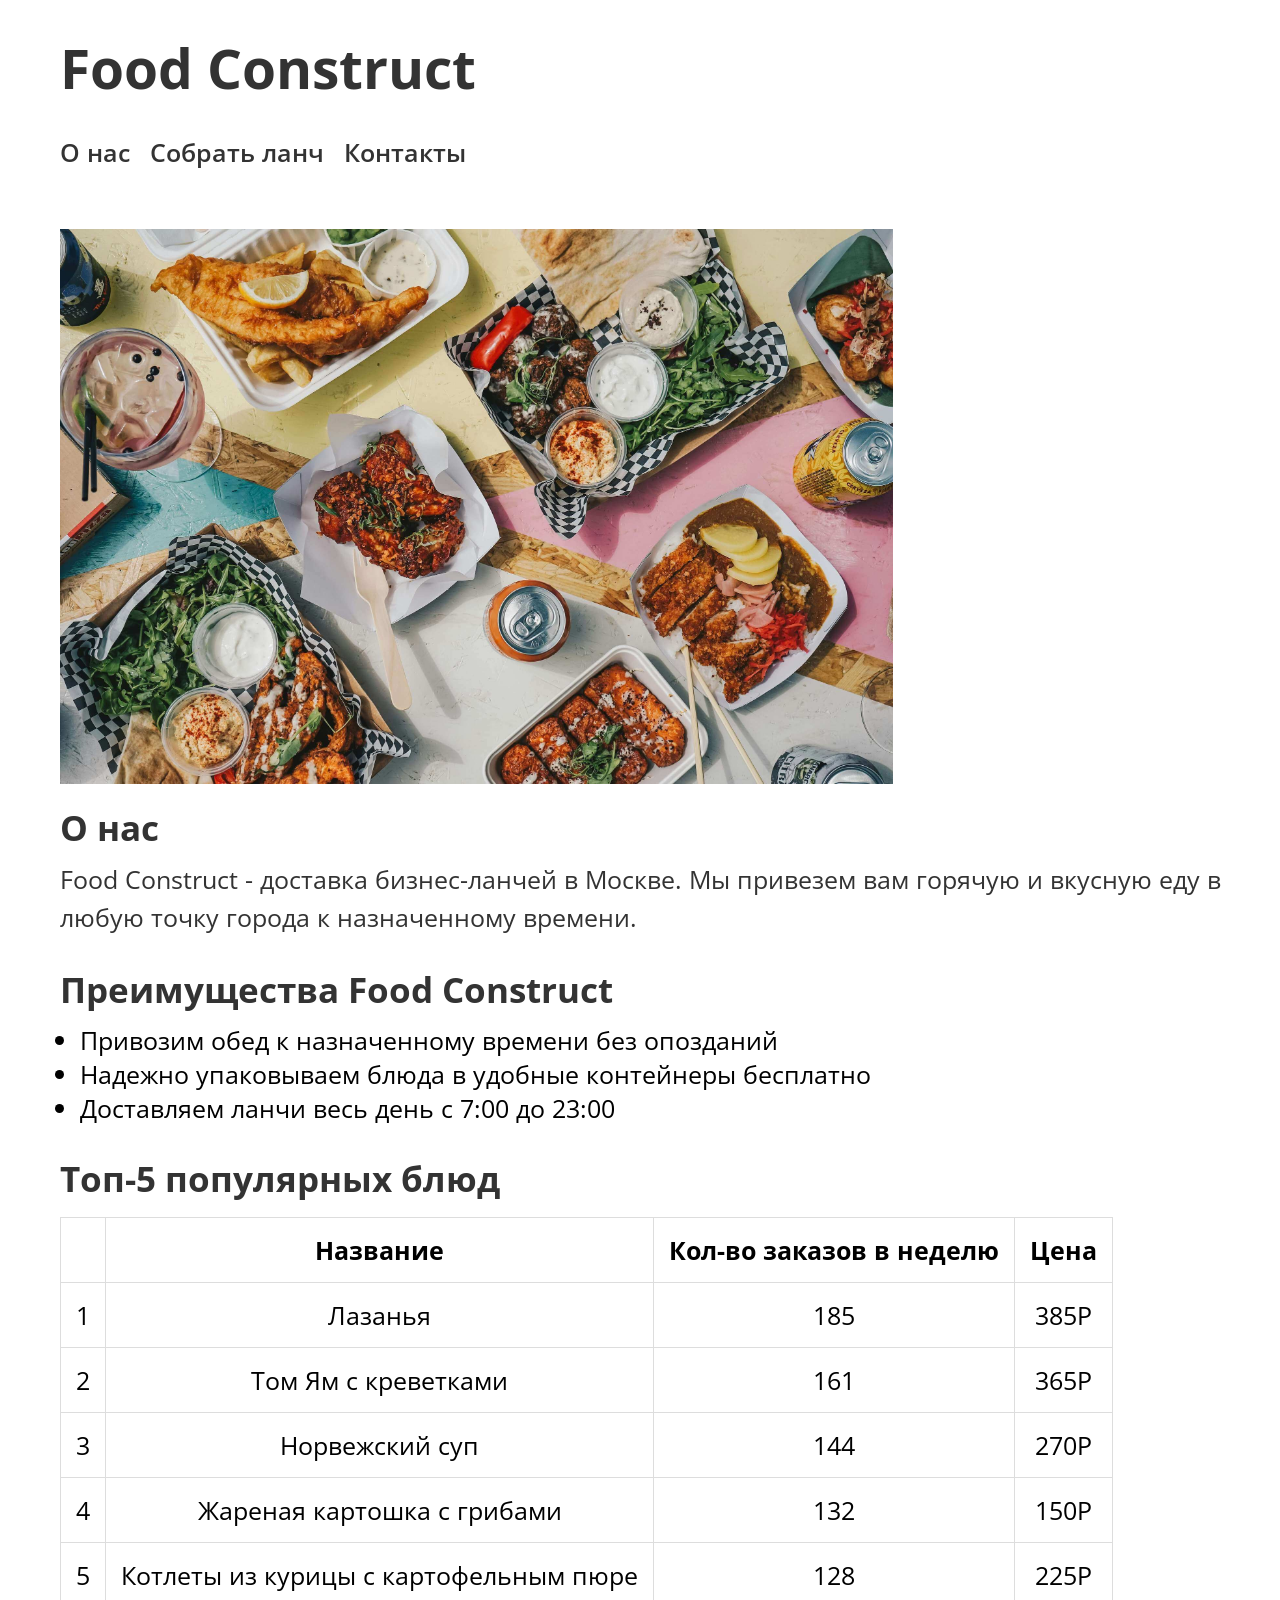
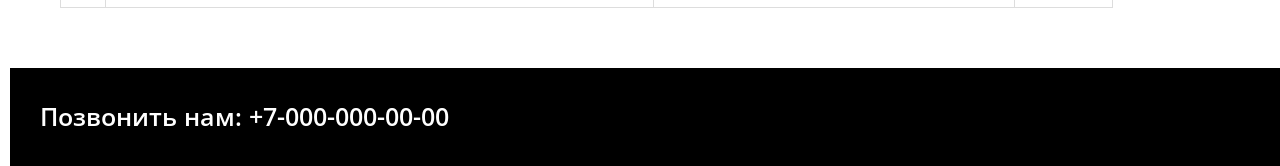
<file: index.html>
<!DOCTYPE html>
<html lang="ru">
<head>
    <meta charset="UTF-8">
    <meta name="viewport" content="width=device-width, initial-scale=1.0">
    <link href="https://fonts.googleapis.com/css2?family=Open+Sans:ital,wght@0,300..800;1,300..800&display=swap" rel="stylesheet">

    <link rel="stylesheet" href="style.css">
    <title>Food Construct</title>
</head>
<body>
    <header>
        <h1>Food Construct</h1>
        <nav>
            <a href="#about_us">О нас</a>
            <a href="#pack_lunch">Собрать ланч</a>
            <a href="#contacts">Контакты</a>
        </nav>
    </header>

    <main>
        <figure>
            <img src="lunch.jpg" alt="еда">
        </figure>
        <section id="about_us">
            <h2>О нас</h2>
            <p>Food Construct - доставка бизнес-ланчей в Москве. Мы привезем вам горячую и вкусную еду в любую точку города к назначенному времени.</p>
        </section>

        <section id="pros">
            <h2>Преимущества Food Construct</h2>
            <ul>
                <li>Привозим обед к назначенному времени без опозданий</li>
                <li>Надежно упаковываем блюда в удобные контейнеры бесплатно</li>
                <li>Доставляем ланчи весь день с 7:00 до 23:00</li>
            </ul>
        </section>

        <section id="top5">
            <h2>Топ-5 популярных блюд</h2>
            <table>
                <thead>
                    <tr>
                        <th></th>
                        <th>Название</th>
                        <th>Кол-во заказов в неделю</th>
                        <th>Цена</th>
                    </tr>
                </thead>
                <tbody>
                    <tr>
                        <td>1</td>
                        <td>Лазанья</td>
                        <td>185</td>
                        <td>385P</td>
                    </tr>
                    <tr>
                        <td>2</td>
                        <td>Том Ям с креветками</td>
                        <td>161</td>
                        <td>365P</td>
                    </tr>
                    <tr>
                        <td>3</td>
                        <td>Норвежский суп</td>
                        <td>144</td>
                        <td>270P</td>
                    </tr>
                    <tr>
                        <td>4</td>
                        <td>Жареная картошка с грибами</td>
                        <td>132</td>
                        <td>150P</td>
                    </tr>
                    <tr>
                        <td>5</td>
                        <td>Котлеты из курицы с картофельным пюре</td>
                        <td>128</td>
                        <td>225P</td>
                    </tr>
                </tbody>
            </table>
        </section>

    </main>

    <footer>
        <p id="contacts">Позвонить нам: +7-000-000-00-00</p>
    </footer>
</body>
</html>
</file>
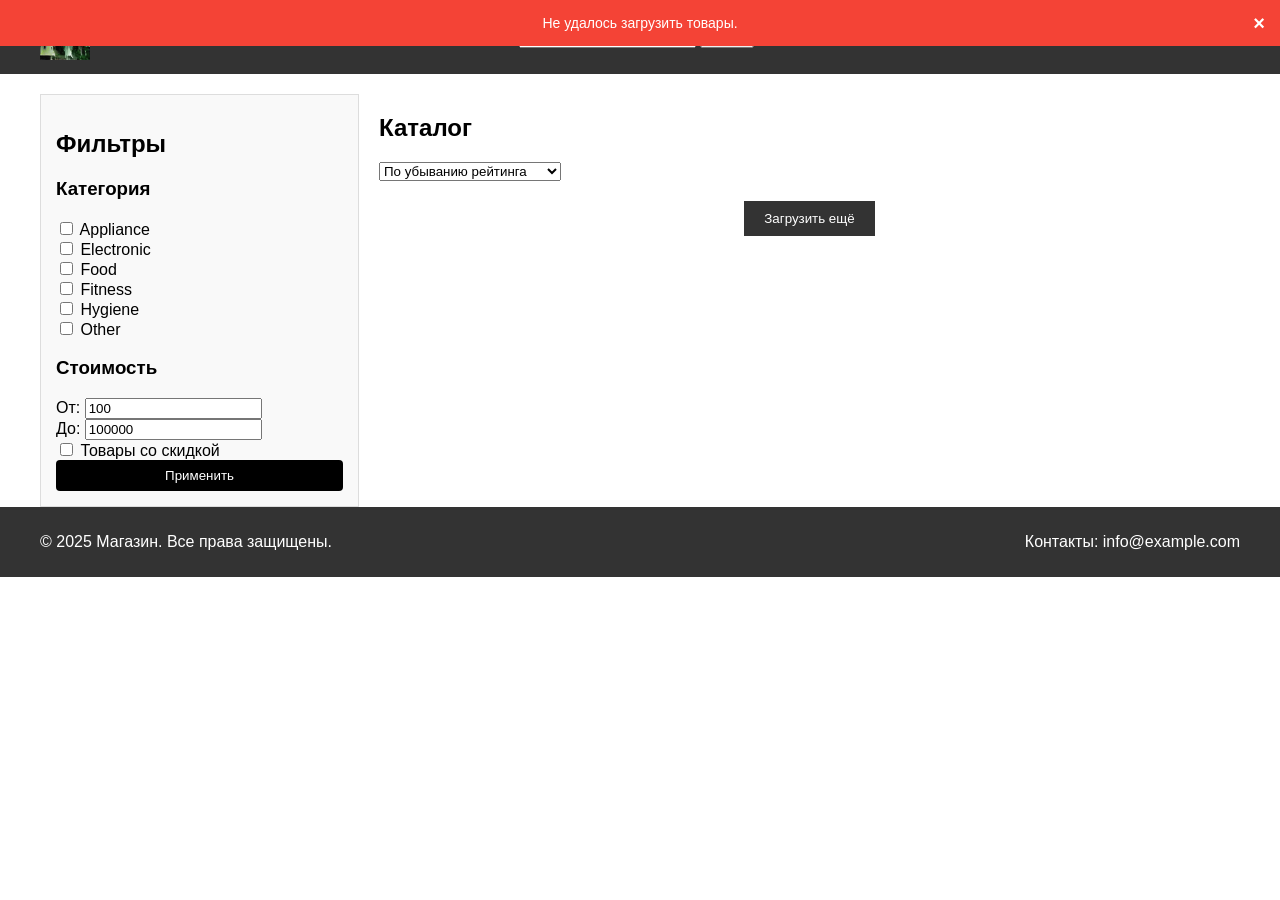
<file: project/index.html>
<!DOCTYPE html>
<html lang="ru">
<head>
    <meta charset="UTF-8">
    <meta name="viewport" content="width=device-width, initial-scale=1.0">
    <title>Главная страница интернет-магазина</title>
    <link rel="stylesheet" href="styles.css">
</head>
<body>
    <!-- Хедер -->
    <header class="header">
        <div class="container header-container">
            <div class="logo">
                <img src="logo.png" alt="Логотип" class="logo-img"> 
            </div>
            <nav class="header-links">
                <a href="index.html">Магазин</a>
            </nav>
            <div class="search">
                <input type="text" placeholder="Введите запрос" id="search-place">
                <button id="search-button">Найти</button>
                <div id="autocomplete-list" class="autocomplete-items"></div>
            </div>
            <div class="header-links">
                <nav class="header-links">
                    <a href="index.html" class="active">Каталог</a>
                    <a href="cart.html">Корзина</a>
                    <a href="personal_account.html">Личный кабинет</a>
                </nav>
            </div>
        </div>
    </header>

    <!-- Уведомления -->
    <div class="notifications" id="notifications"></div>

    <!-- Контент -->
    <main class="main-content">
        <div class="container main-container">
            <!-- Сайдбар -->
            <aside class="sidebar">
                <h2>Фильтры</h2>
                <form id="filters">
                    <!-- Категория -->
                    <div class="filter-section">
                        <h3>Категория</h3>
                        <label><input type="checkbox" name="category" value="appliances"> Appliance</label><br/>
                        <label><input type="checkbox" name="category" value="electronics"> Electronic</label><br/>
                        <label><input type="checkbox" name="category" value="food"> Food</label><br/>
                        <label><input type="checkbox" name="category" value="fitness"> Fitness</label><br/>
                        <label><input type="checkbox" name="category" value="hygiene"> Hygiene</label><br/>
                        <label><input type="checkbox" name="category" value="other"> Other</label>
                    </div>
                    <!-- Стоимость -->
                    <div class="filter-section">
                        <h3>Стоимость</h3>
                        <label>От: <input type="number" name="price_min" value="100"></label><br/>
                        <label>До: <input type="number" name="price_max" value="100000"></label>
                    </div>
                    <!-- Скидка -->
                    <div class="filter-section">
                        <label><input type="checkbox" name="sales-only"> Товары со скидкой</label>
                    </div>
                    <button type="submit" class="apply-button">Применить</button>
                </form>
            </aside>

            <!-- Каталог товаров -->
            <section class="catalog" id="catalog">
                <div class="catalog-header">
                    <h2>Каталог</h2>
                    <select id="sort-dropdown">
                        <option value="rating_desc">По убыванию рейтинга</option>
                        <option value="rating_asc">По возрастанию рейтинга</option>
                        <option value="price_desc">По убыванию цены</option>
                        <option value="price_asc">По возрастанию цены</option>
                    </select>
                </div>
                <div class="products-grid" id="products-container"></div>
                <button id="load-more" class="load-more">Загрузить ещё</button>
            </section>
        </div>
    </main>

    <!-- Футер -->
    <footer class="footer">
        <div class="container footer-container">
            <p>&copy; 2025 Магазин. Все права защищены.</p>
            <p>Контакты: info@example.com</p>
        </div>
    </footer>
    <script src="indexScript.js"></script>
</body>
</html>
</file>
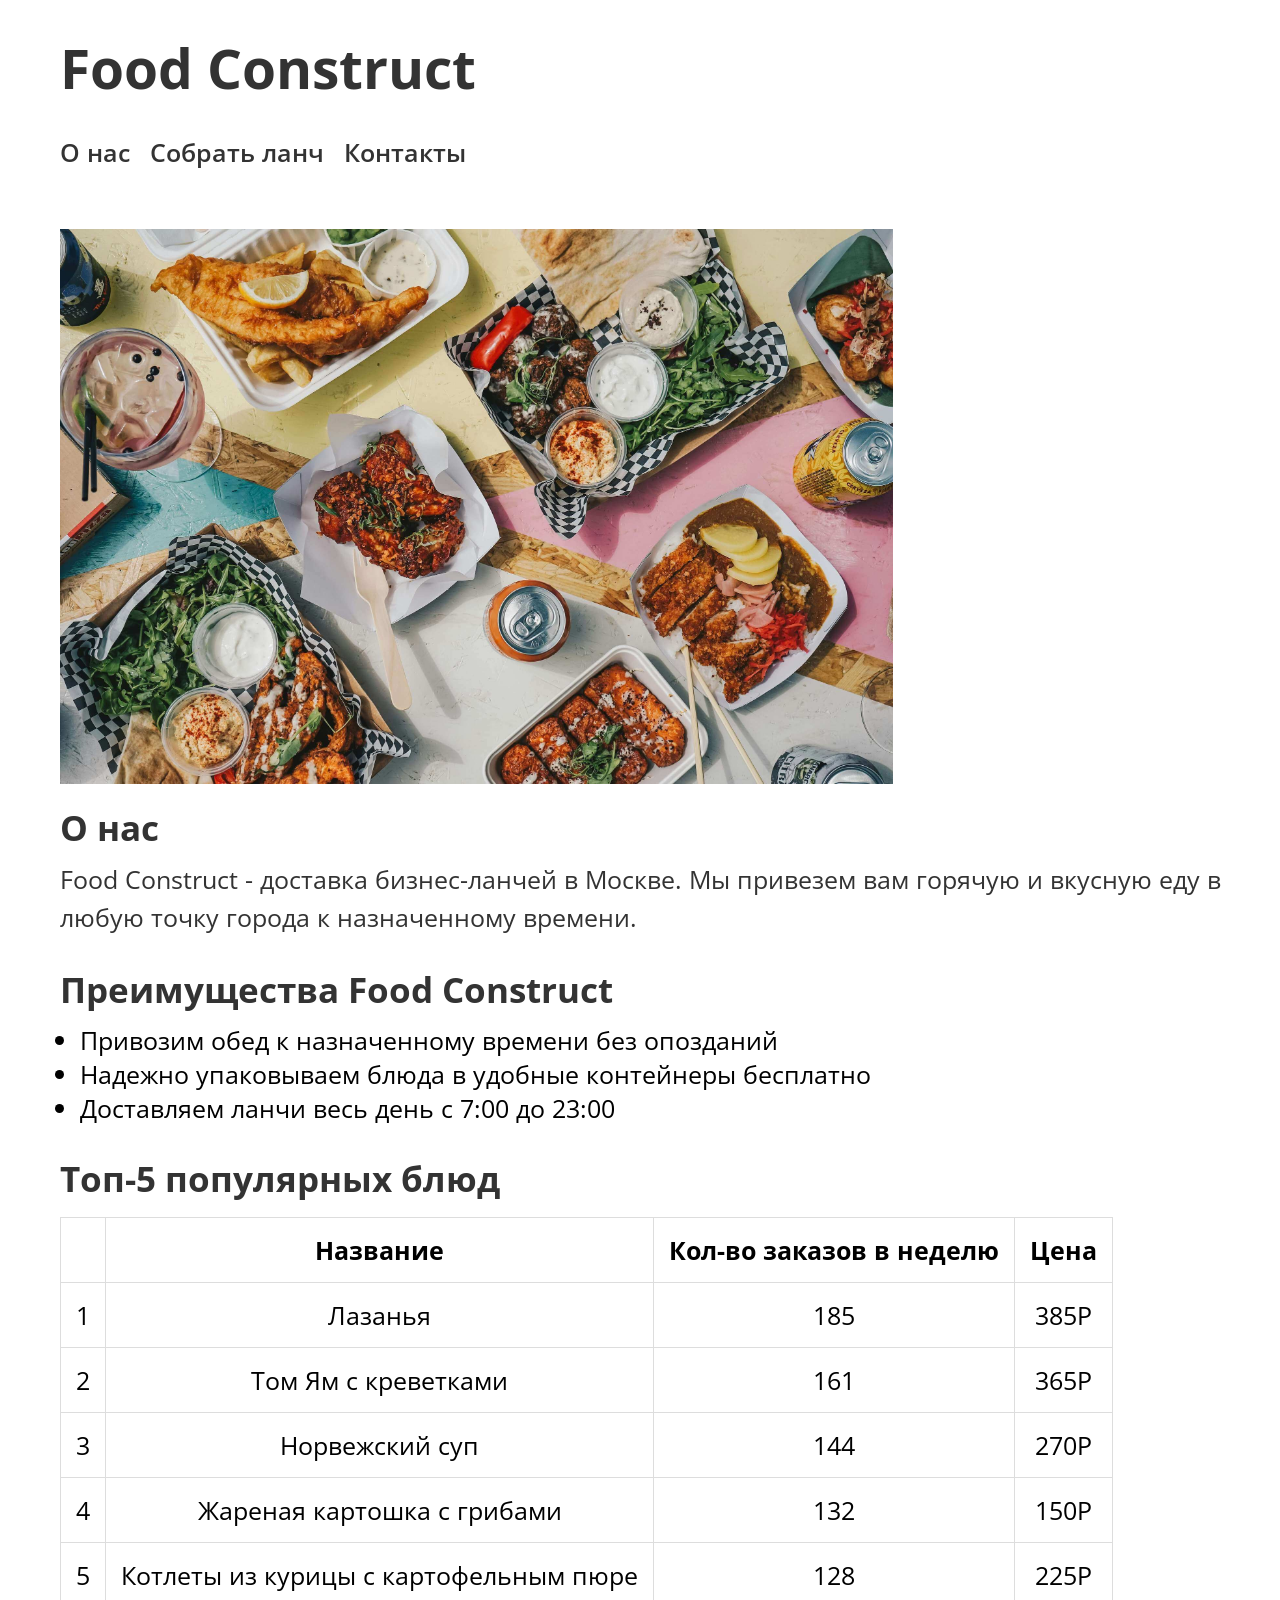
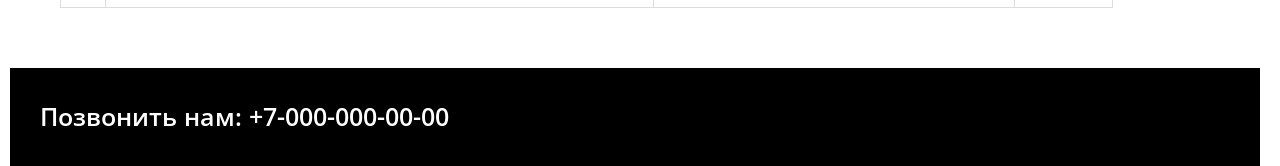
<file: labs/1/index.html>
<!DOCTYPE html>
<html lang="ru">
<head>
    <meta charset="UTF-8">
    <meta name="viewport" content="width=device-width, initial-scale=1.0">
    <link href="https://fonts.googleapis.com/css2?family=Open+Sans:ital,wght@0,300..800;1,300..800&display=swap" rel="stylesheet">

    <link rel="stylesheet" href="style.css">
    <title>Food Construct</title>
</head>
<body>
    <header>
        <h1>Food Construct</h1>
        <nav>
            <a href="#about_us">О нас</a>
            <a href="#pack_lunch">Собрать ланч</a>
            <a href="#contacts">Контакты</a>
        </nav>
    </header>

    <main>
        <figure>
            <img src="lunch.jpg" alt="еда">
        </figure>
        <section id="about_us">
            <h2>О нас</h2>
            <p>Food Construct - доставка бизнес-ланчей в Москве. Мы привезем вам горячую и вкусную еду в любую точку города к назначенному времени.</p>
        </section>

        <section id="pros">
            <h2>Преимущества Food Construct</h2>
            <ul>
                <li>Привозим обед к назначенному времени без опозданий</li>
                <li>Надежно упаковываем блюда в удобные контейнеры бесплатно</li>
                <li>Доставляем ланчи весь день с 7:00 до 23:00</li>
            </ul>
        </section>

        <section id="top5">
            <h2>Топ-5 популярных блюд</h2>
            <table>
                <thead>
                    <tr>
                        <th></th>
                        <th>Название</th>
                        <th>Кол-во заказов в неделю</th>
                        <th>Цена</th>
                    </tr>
                </thead>
                <tbody>
                    <tr>
                        <td>1</td>
                        <td>Лазанья</td>
                        <td>185</td>
                        <td>385P</td>
                    </tr>
                    <tr>
                        <td>2</td>
                        <td>Том Ям с креветками</td>
                        <td>161</td>
                        <td>365P</td>
                    </tr>
                    <tr>
                        <td>3</td>
                        <td>Норвежский суп</td>
                        <td>144</td>
                        <td>270P</td>
                    </tr>
                    <tr>
                        <td>4</td>
                        <td>Жареная картошка с грибами</td>
                        <td>132</td>
                        <td>150P</td>
                    </tr>
                    <tr>
                        <td>5</td>
                        <td>Котлеты из курицы с картофельным пюре</td>
                        <td>128</td>
                        <td>225P</td>
                    </tr>
                </tbody>
            </table>
        </section>

    </main>

    <footer>
        <p id="contacts">Позвонить нам: +7-000-000-00-00</p>
    </footer>
</body>
</html>
</file>
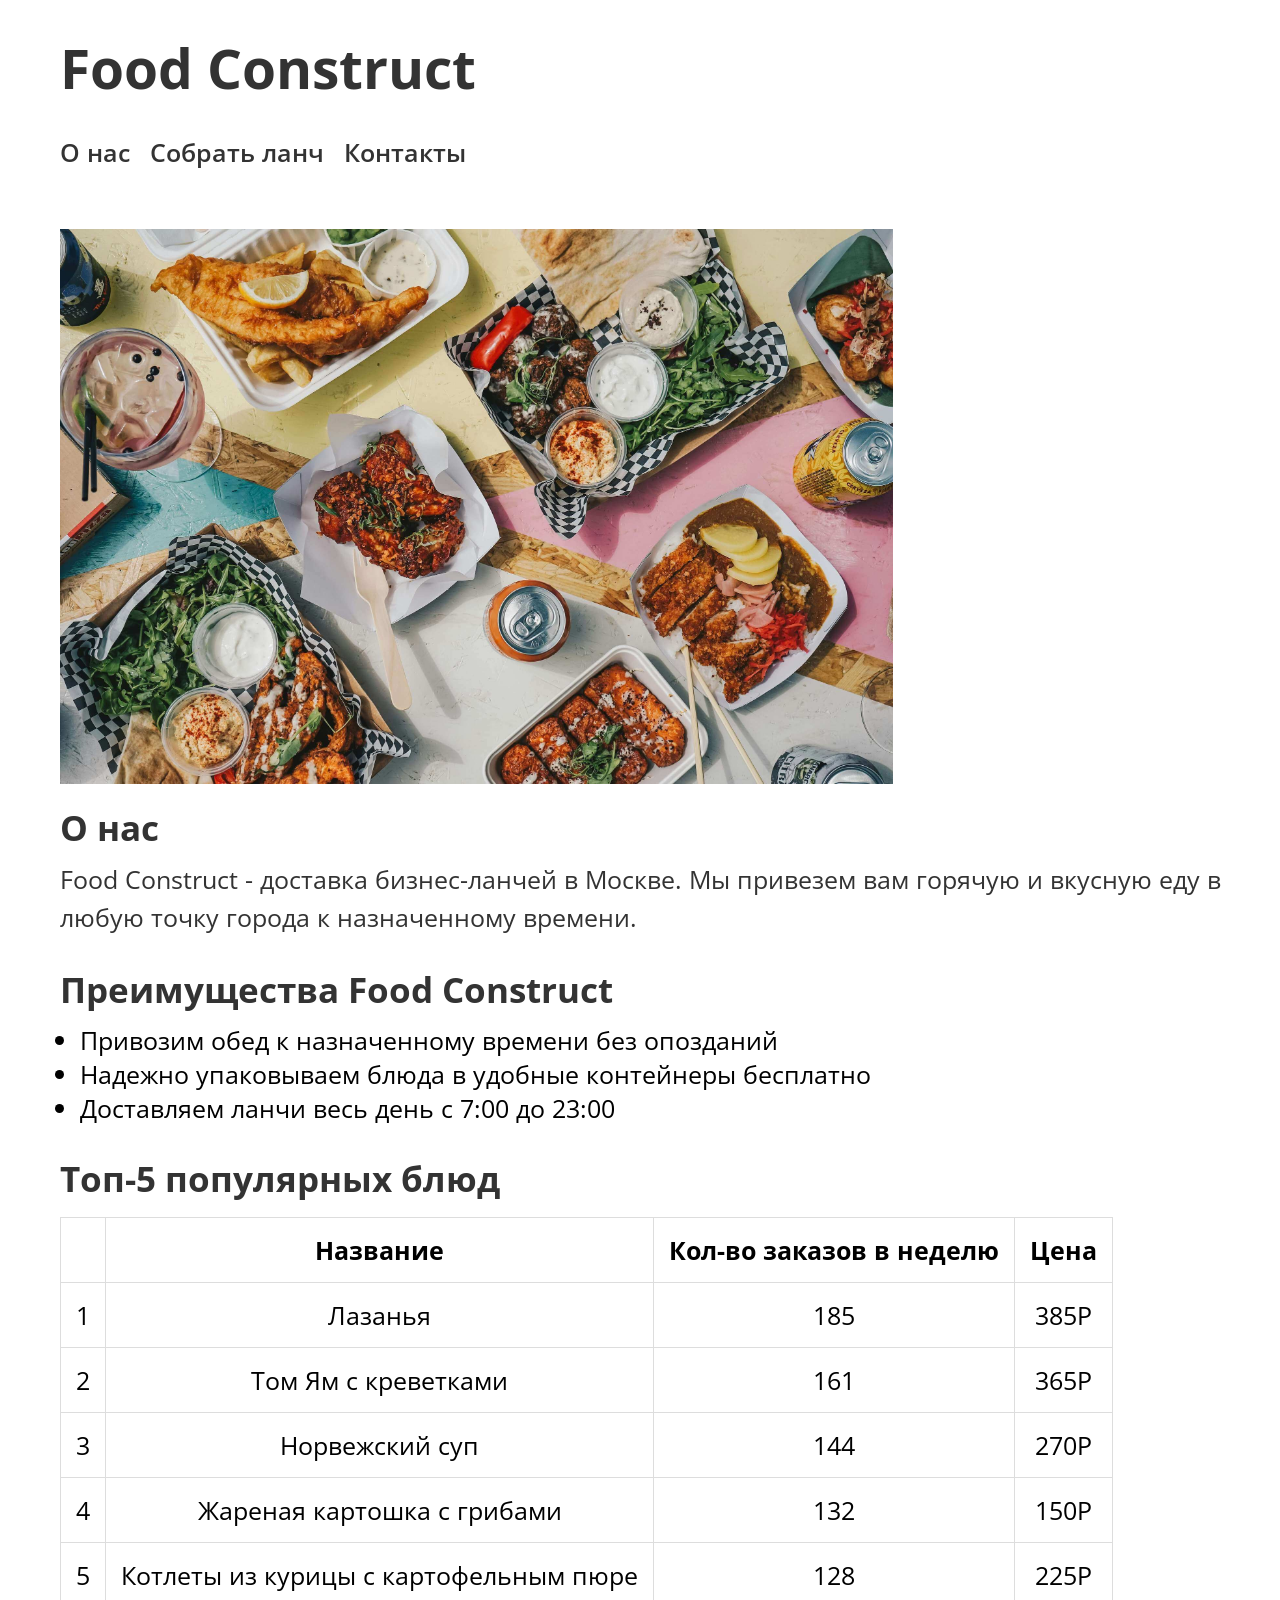
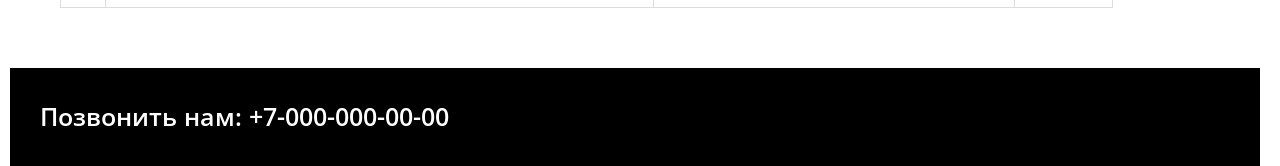
<file: labs/2/index.html>
<!DOCTYPE html>
<html lang="ru">
<head>
    <meta charset="UTF-8">
    <meta name="viewport" content="width=device-width, initial-scale=1.0">
    <link href="https://fonts.googleapis.com/css2?family=Open+Sans:ital,wght@0,300..800;1,300..800&display=swap" rel="stylesheet">
    <link rel="stylesheet" href="style.css">
    
    <title>Food Construct</title>
</head>
<body>
    <header>
        <h1>Food Construct</h1>
        <nav>
            <a href="#about_us">О нас</a>
            <a href="lunch.html">Собрать ланч</a>
            <a href="#contacts">Контакты</a>
        </nav>
    </header>

    <main>
        <figure>
            <img src="lunch.jpg" alt="еда">
        </figure>
        <section id="about_us">
            <h2>О нас</h2>
            <p>Food Construct - доставка бизнес-ланчей в Москве. Мы привезем вам горячую и вкусную еду в любую точку города к назначенному времени.</p>
        </section>

        <section id="pros">
            <h2>Преимущества Food Construct</h2>
            <ul>
                <li>Привозим обед к назначенному времени без опозданий</li>
                <li>Надежно упаковываем блюда в удобные контейнеры бесплатно</li>
                <li>Доставляем ланчи весь день с 7:00 до 23:00</li>
            </ul>
        </section>

        <section id="top5">
            <h2>Топ-5 популярных блюд</h2>
            <table>
                <thead>
                    <tr>
                        <th></th>
                        <th>Название</th>
                        <th>Кол-во заказов в неделю</th>
                        <th>Цена</th>
                    </tr>
                </thead>
                <tbody>
                    <tr>
                        <td>1</td>
                        <td>Лазанья</td>
                        <td>185</td>
                        <td>385P</td>
                    </tr>
                    <tr>
                        <td>2</td>
                        <td>Том Ям с креветками</td>
                        <td>161</td>
                        <td>365P</td>
                    </tr>
                    <tr>
                        <td>3</td>
                        <td>Норвежский суп</td>
                        <td>144</td>
                        <td>270P</td>
                    </tr>
                    <tr>
                        <td>4</td>
                        <td>Жареная картошка с грибами</td>
                        <td>132</td>
                        <td>150P</td>
                    </tr>
                    <tr>
                        <td>5</td>
                        <td>Котлеты из курицы с картофельным пюре</td>
                        <td>128</td>
                        <td>225P</td>
                    </tr>
                </tbody>
            </table>
        </section>

    </main>

    <footer>
        <p id="contacts">Позвонить нам: +7-000-000-00-00</p>
    </footer>
</body>
</html>
</file>
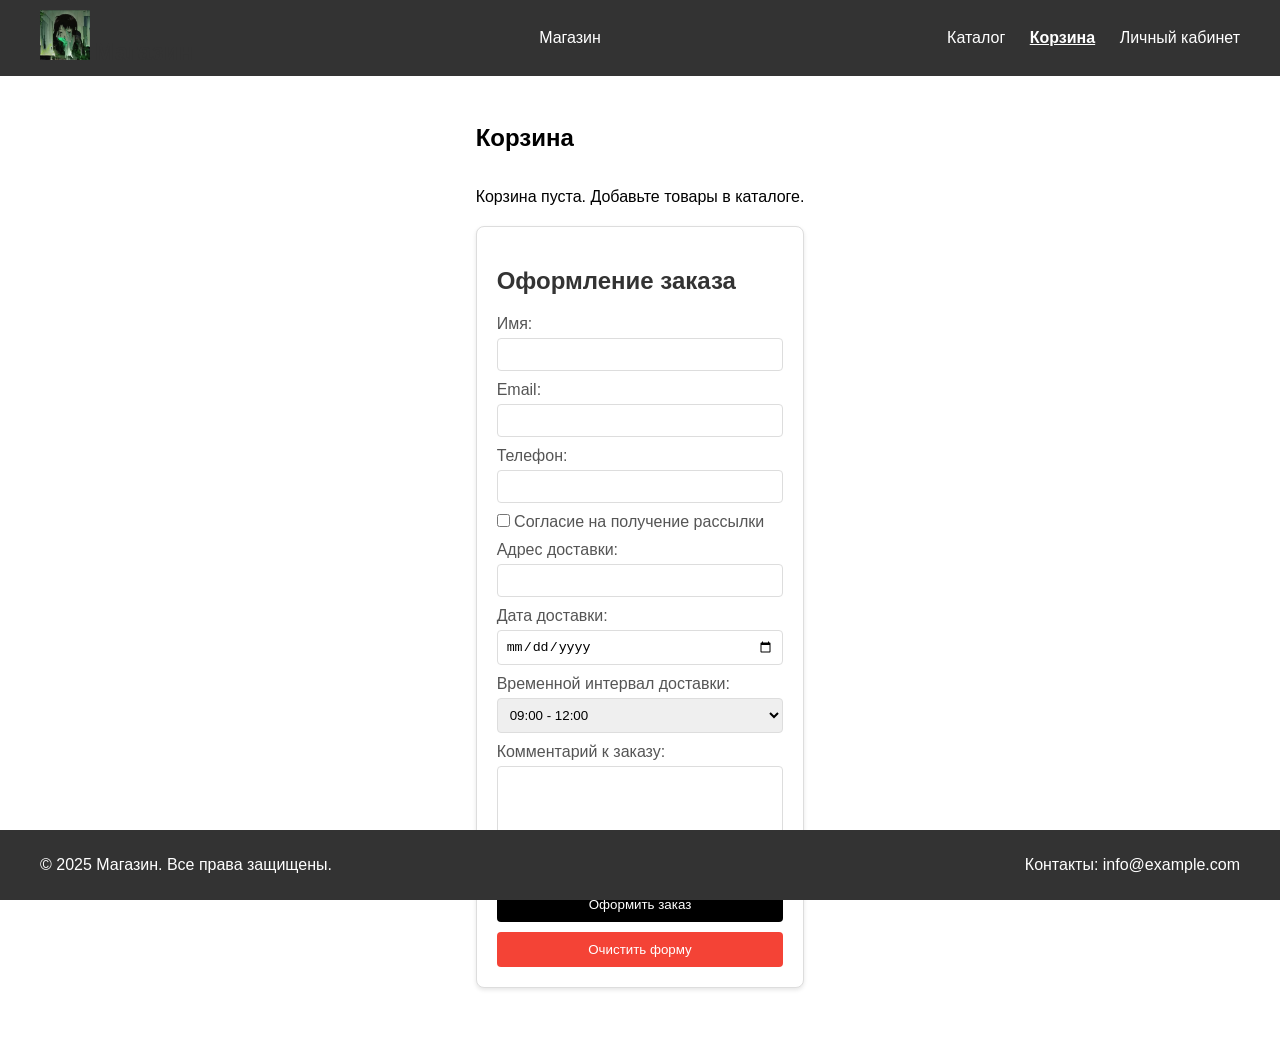
<file: project/cart.html>
<!DOCTYPE html>
<html lang="en">
<head>
    <meta charset="UTF-8">
    <meta name="viewport" content="width=device-width, initial-scale=1.0">
    <title>Корзина</title>
    <link rel="stylesheet" href="styles.css">
    <link rel="stylesheet" href="cart.css">
</head>
<body>
    <!-- Хедер -->
    <header class="header">
        <div class="container header-container">
            <div class="logo">
                <img src="logo.png" alt="Логотип" class="logo-img"> 
                <span>Магазин</span>
            </div>
            <nav class="header-links">
                <a href="index.html">Магазин</a>
            </nav>
            <nav class="header-links">
                <a href="index.html">Каталог</a>
                <a href="cart.html" class="active">Корзина</a>
                <a href="personal_account.html">Личный кабинет</a>
            </nav>
        </div>
    </header>

    <div class="notifications-area" id="notifications-area"></div>

    <!-- Контент -->
    <div class="container">
        <section class="cart-content">
            <h1>Корзина</h1>
            <div class="cart-grid" id="cart-grid"></div>
            <div class="empty-cart" id="empty-cart">
                <p>Корзина пуста. Добавьте товары в каталоге.</p>
              </div>
        </section>
        <section class="checkout-form">
            <h2>Оформление заказа</h2>
            <form id="checkout">
              <label for="name">Имя:</label>
              <input type="text" id="name" name="name" required>
      
              <label for="email">Email:</label>
              <input type="email" id="email" name="email" required>
      
              <label for="phone">Телефон:</label>
              <input type="text" id="phone" name="phone" required>
      
              <label for="subscribe" class="checkbox-label">
                <input type="checkbox" id="subscribe" name="subscribe">
                Согласие на получение рассылки
              </label>
      
              <label for="address">Адрес доставки:</label>
              <input type="text" id="address" name="address" required>
      
              <label for="delivery-date">Дата доставки:</label>
              <input type="date" id="delivery-date" name="delivery-date" required>
      
              <label for="delivery-time">Временной интервал доставки:</label>
              <select id="delivery-time" name="delivery-time" required>
                <option value="9-12">09:00 - 12:00</option>
                <option value="12-15">12:00 - 15:00</option>
                <option value="15-18">15:00 - 18:00</option>
                <option value="18-22">18:00 - 22:00</option> 
              </select>
      
              <label for="comment">Комментарий к заказу:</label>
              <textarea id="comment" name="comment" rows="4"></textarea>
      
              <div class="total-sum">
                <strong>Общая сумма:</strong>
                <span id="total-sum">0 ₽</span>
              </div>
      
              <button type="submit">Оформить заказ</button>
              <button type="reset" class="reset-button">Очистить форму</button>
            </form>
          </section>
        </div>
    </main>

    <!-- Футер -->
    <footer class="footer">
        <div class="container footer-container">
            <p>&copy; 2025 Магазин. Все права защищены.</p>
            <p>Контакты: info@example.com</p>
        </div>
    </footer>
    <script src="cartScript.js"></script>
</body>
</html>
</file>
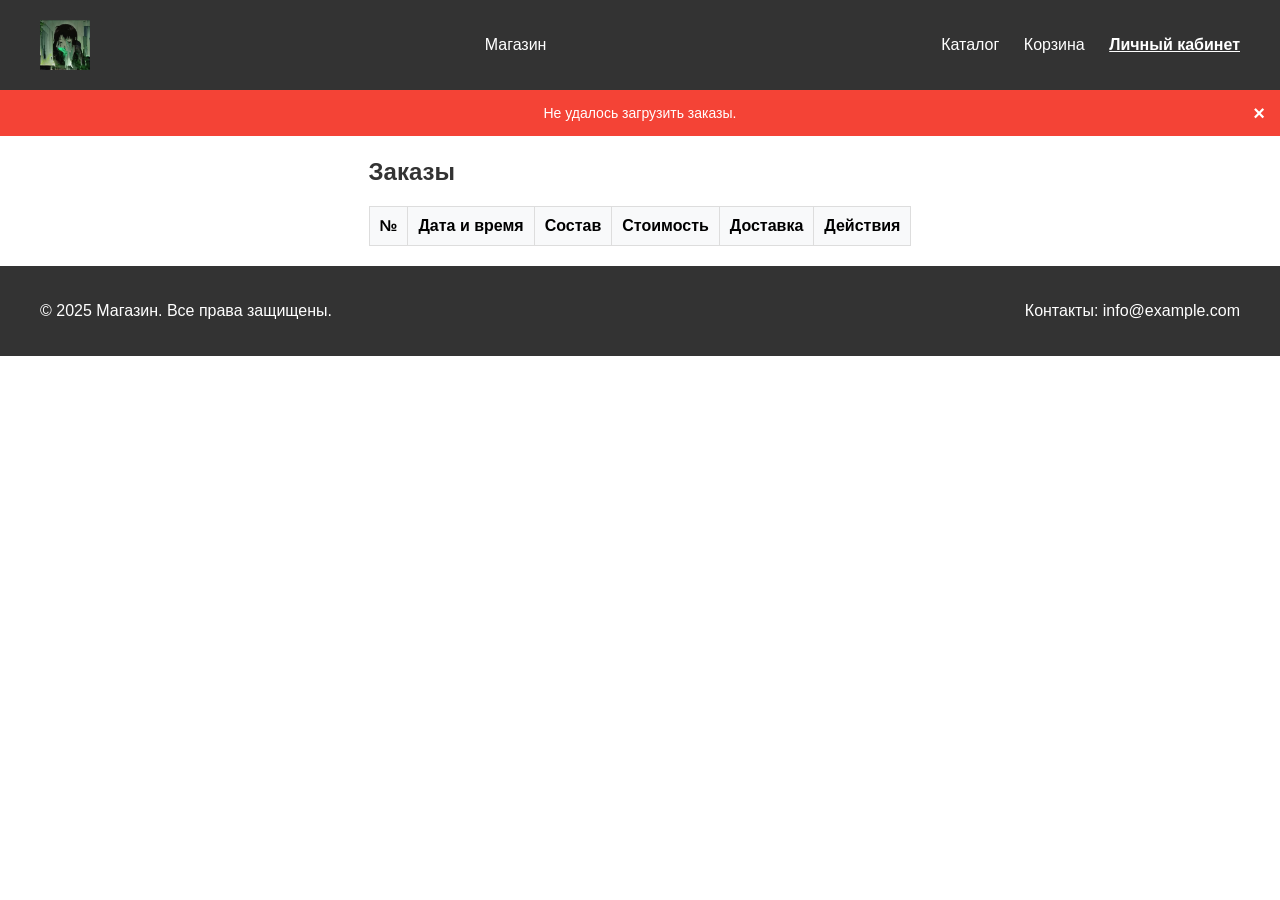
<file: project/personal_account.html>
<!DOCTYPE html>
<html lang="en">
<head>
    <meta charset="UTF-8">
    <meta name="viewport" content="width=device-width, initial-scale=1.0">
    <title>Личный кабинет</title>
    <link rel="stylesheet" href="styles.css">
	<link rel="stylesheet" href="personal_account.css">
</head>
<body>
    <!-- Хедер -->
    <header class="header">
        <div class="container header-container">
            <div class="logo">
                <img src="logo.png" alt="Логотип" class="logo-img"> 
            </div>
            <nav class="header-links">
                <a href="index.html">Магазин</a>
            </nav>
            <nav class="header-links">
                <a href="index.html">Каталог</a>
                <a href="cart.html">Корзина</a>
                <a href="personal_account.html" class="active">Личный кабинет</a>
            </nav>
        </div>
    </header>

    <div class="notifications-area" id="notifications-area"></div>

    <main class="container">
        <section class="orders">
          <h2>Заказы</h2>
          <table class="orders-table">
            <thead>
              <tr>
                <th>№</th>
                <th>Дата и время</th>
                <th>Состав</th>
                <th>Стоимость</th>
                <th>Доставка</th>
                <th>Действия</th>
              </tr>
            </thead>
            <tbody id="orders-body">
            </tbody>
          </table>
        </section>
    
        <div class="modal" id="edit-modal">
          <div class="modal-content">
            <span class="close-btn">&times;</span>
            <h3>Редактирование заказа</h3>
            <form id="edit-form">
              <label for="edit-name">Имя:</label>
              <input type="text" id="edit-name" name="name" required>
    
              <label for="edit-email">Email:</label>
              <input type="email" id="edit-email" name="email" required>
    
              <label for="edit-phone">Телефон:</label>
              <input type="text" id="edit-phone" name="phone" required>
    
              <label for="edit-address">Адрес доставки:</label>
              <input type="text" id="edit-address" name="address" required>
    
              <label for="edit-delivery-date">Дата доставки:</label>
              <input type="date" id="edit-delivery-date" name="delivery-date" required>
    
              <label for="edit-delivery-time">Временной интервал доставки:</label>
              <select id="edit-delivery-time" name="delivery-time" required>
                <option value="08:00-12:00">08:00 - 12:00</option>
                <option value="12:00-14:00">12:00 - 14:00</option>
                <option value="14:00-18:00">14:00 - 18:00</option>
                <option value="18:00-22:00">18:00 - 22:00</option> 
              </select>
    
              <label for="edit-comment">Комментарий к заказу:</label>
              <textarea id="edit-comment" name="comment" rows="4"></textarea>
              <label for="edit-goods">Состав заказа:</label>
              <div id="edit-goods">
              </div>
    
              <button type="submit" class="full-width-btn">Сохранить</button>
              <button type="button" class="cancel-btn full-width-btn">Отмена</button>
            </form>
          </div>
        </div>  
    
        <div class="modal" id="view-modal">
          <div class="modal-content">
            <span class="close-btn">&times;</span>
            <div id="view-content"></div>
            <button class="close-btn-full">Закрыть</button>
          </div>
        </div>
    
        <div class="modal" id="delete-modal">
          <div class="modal-content">
            <span class="close-btn">&times;</span>
            <h3>Удаление заказа</h3>
            <p>Вы уверены, что хотите удалить заказ?</p>
            <button class="confirm-btn">Да</button>
            <button class="cancel-btn">Нет</button>
          </div>
        </div>
      </main>

      <footer class="footer">
        <div class="container footer-container">
            <p>&copy; 2025 Магазин. Все права защищены.</p>
            <p>Контакты: info@example.com</p>
        </div>
    </footer>
    <script src="personal_accountScript.js"></script>
</body>
</html>
</file>
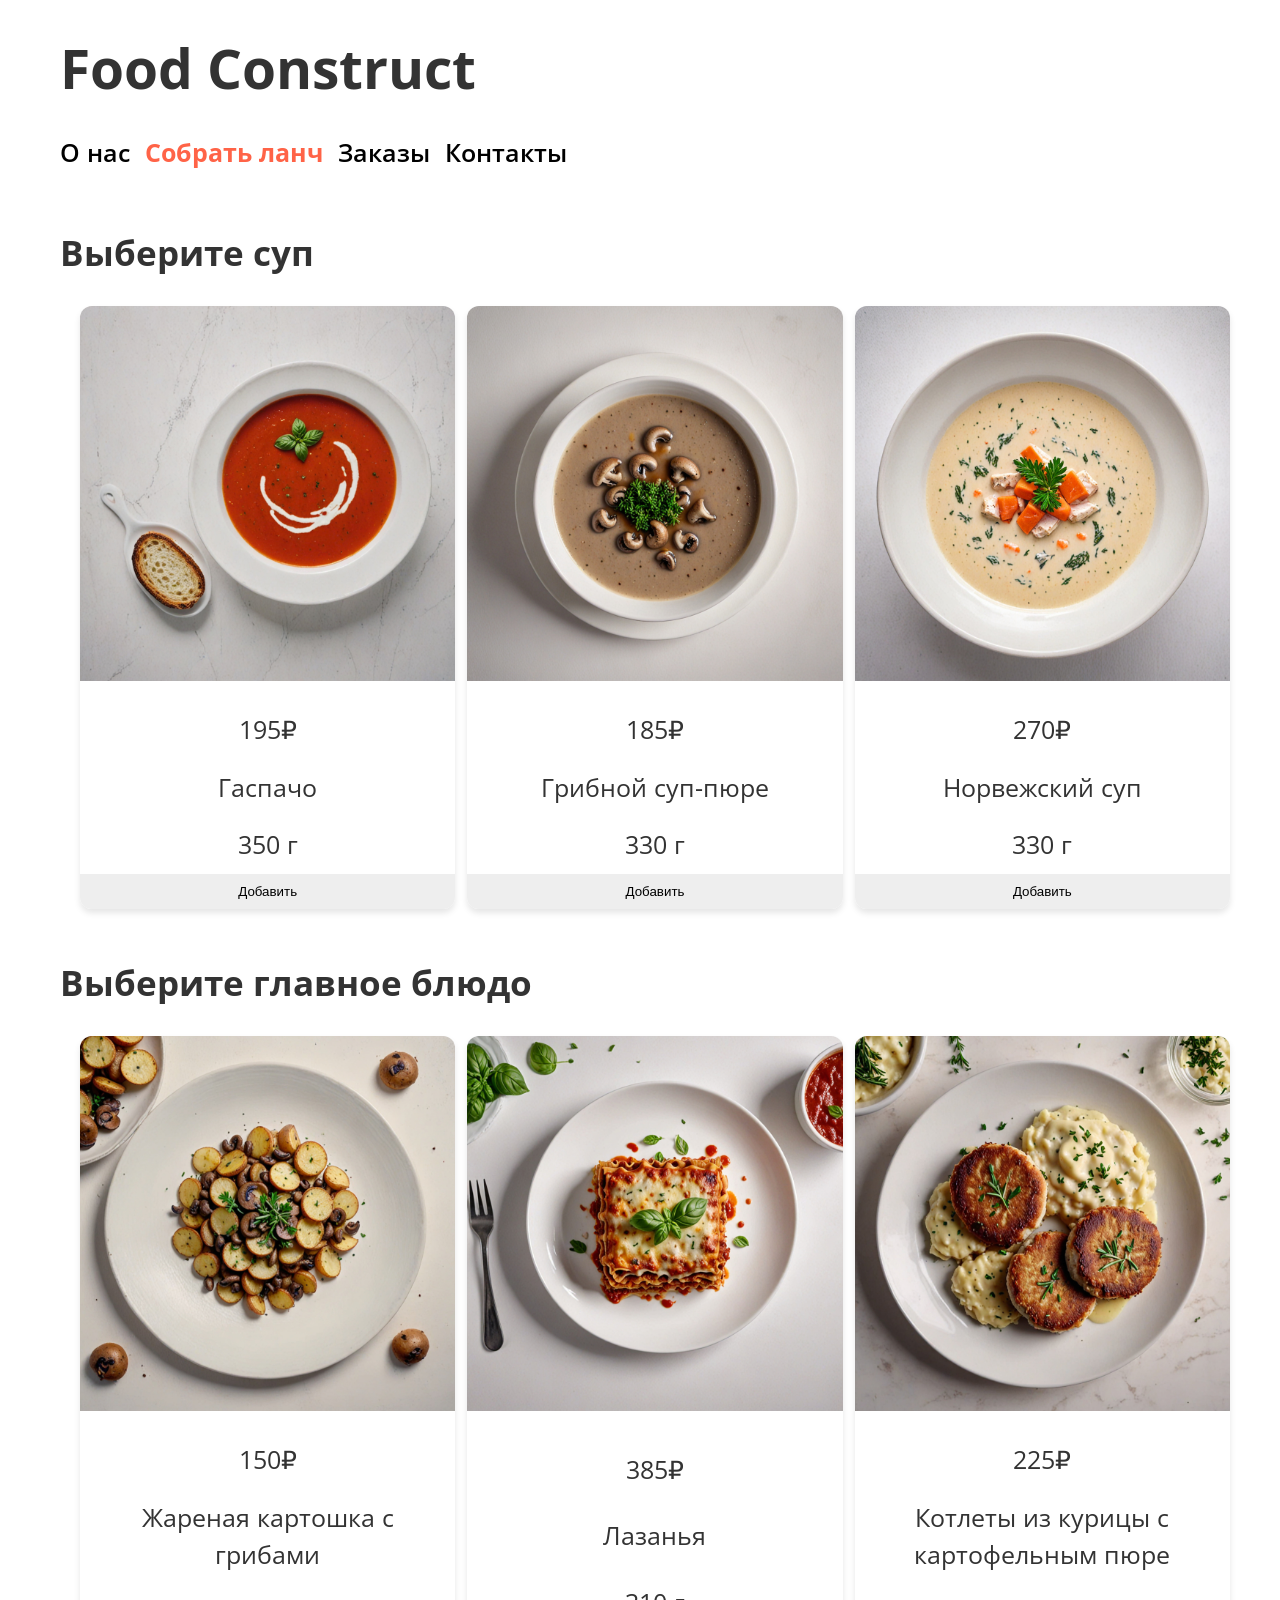
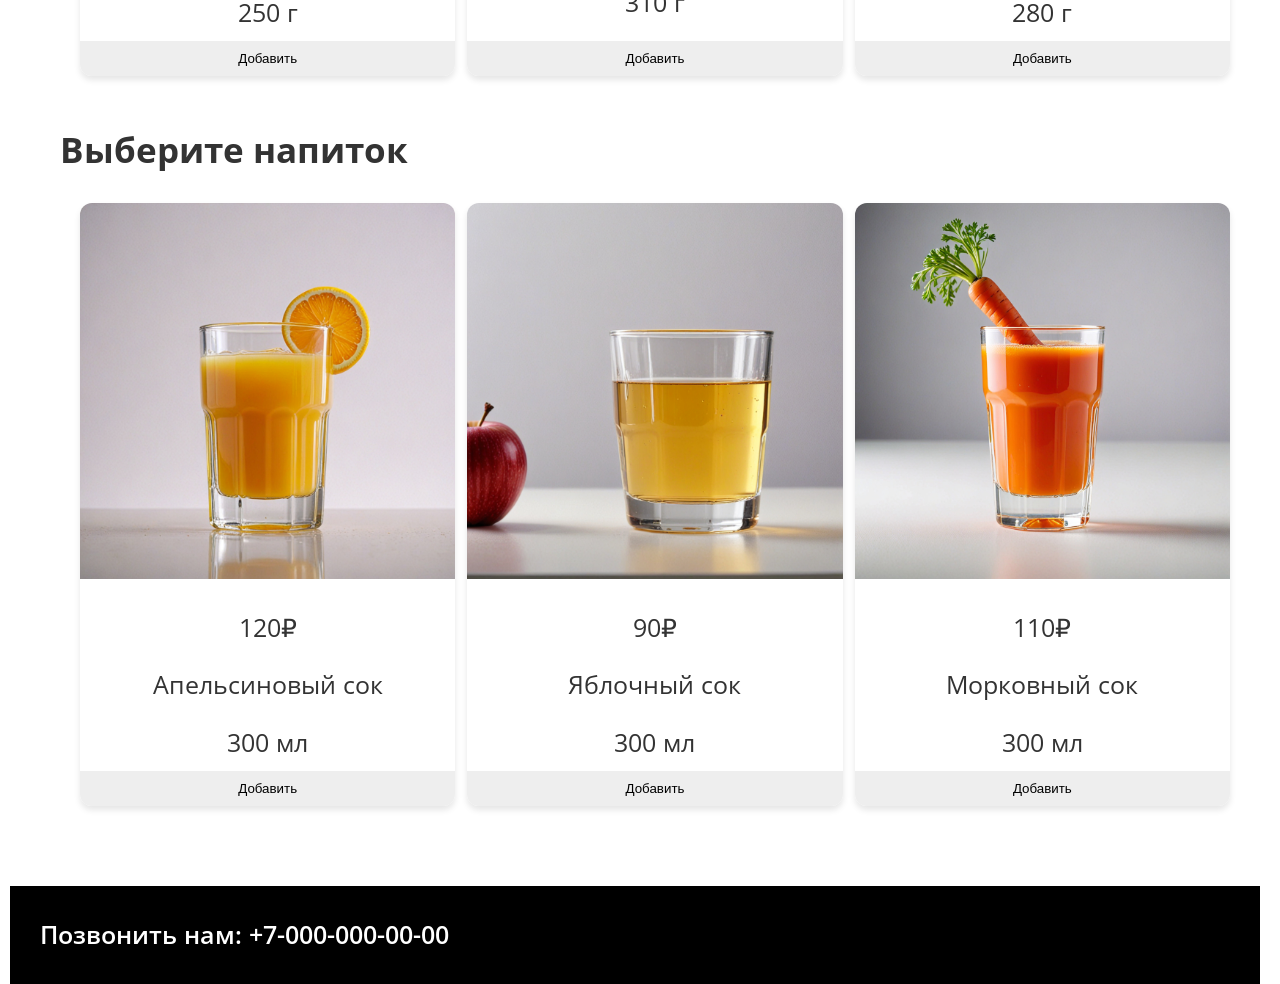
<file: labs/2/lunch.html>
<!DOCTYPE html>
<html lang="ru">
<head>
    <meta charset="UTF-8">
    <meta name="viewport" content="width=device-width, initial-scale=1.0">
    <link href="https://fonts.googleapis.com/css2?family=Open+Sans:ital,wght@0,300..800;1,300..800&display=swap" rel="stylesheet">
    <link rel="stylesheet" href="style.css">
    <link rel="stylesheet" href="lunch.css">

    <title>Собрать ланч</title>
</head>
<body>
    <header>
        <h1>Food Construct</h1>
        <nav>
            <ul>
                <li><a href="index.html#about_us">О нас</a></li>
                <li><a href="lunch.html" class="active">Собрать ланч</a></li>
                <li><a href="#">Заказы</a></li>
                <li><a href="index.html#contacts">Контакты</a></li>
            </ul>
        </nav>
    </header>
    <main>
        <section>
            <h2>Выберите суп</h2>
            <div class="menu-grid">
                <div class="dish">
                    <img src="menu\soups\gazpacho.jpg" alt="Гаспачо">
                    <p class="price">195₽</p>
                    <p class="name">Гаспачо</p>
                    <p class="weight">350 г</p>
                    <button>Добавить</button>
                </div>
                <div class="dish">
                    <img src="menu\soups\mushroom_soup.jpg" alt="Грибной суп-пюре">
                    <p class="price">185₽</p>
                    <p class="name">Грибной суп-пюре</p>
                    <p class="weight">330 г</p>
                    <button>Добавить</button>
                </div>
                <div class="dish">
                    <img src="menu\soups\norwegian_soup.jpg" alt="Норвежский суп">
                    <p class="price">270₽</p>
                    <p class="name">Норвежский суп</p>
                    <p class="weight">330 г</p>
                    <button>Добавить</button>
                </div>
            </div>
        </section>
        <section>
            <h2>Выберите главное блюдо</h2>
            <div class="menu-grid">
                <div class="dish">
                    <img src="menu\main_course\friedpotatoeswithmushrooms1.jpg" alt="Жареная картошка с грибами">
                    <p class="price">150₽</p>
                    <p class="name">Жареная картошка с грибами</p>
                    <p class="weight">250 г</p>
                    <button>Добавить</button>
                </div>
                <div class="dish">
                    <img src="menu\main_course\lasagna.jpg" alt="Лазанья">
                    <p class="price">385₽</p>
                    <p class="name">Лазанья</p>
                    <p class="weight">310 г</p>
                    <button>Добавить</button>
                </div>
                <div class="dish">
                    <img src="menu\main_course\chickencutletsandmashedpotatoes.jpg" alt="Котлеты из курицы с картофельным пюре">
                    <p class="price">225₽</p>
                    <p class="name">Котлеты из курицы с картофельным пюре</p>
                    <p class="weight">280 г</p>
                    <button>Добавить</button>
                </div>
            </div>
        </section>
        <section>
            <h2>Выберите напиток</h2>
            <div class="menu-grid">
                <div class="dish">
                    <img src="menu\beverages\orangejuice.jpg" alt="Апельсиновый сок">
                    <p class="price">120₽</p>
                    <p class="name">Апельсиновый сок</p>
                    <p class="weight">300 мл</p>
                    <button>Добавить</button>
                </div>
                <div class="dish">
                    <img src="menu\beverages\applejuice.jpg" alt="Яблочный сок">
                    <p class="price">90₽</p>
                    <p class="name">Яблочный сок</p>
                    <p class="weight">300 мл</p>
                    <button>Добавить</button>
                </div>
                <div class="dish">
                    <img src="menu\beverages\carrotjuice.jpg" alt="Морковный сок">
                    <p class="price">110₽</p>
                    <p class="name">Морковный сок</p>
                    <p class="weight">300 мл</p>
                    <button>Добавить</button>
                </div>
            </div>
        </section>
    </main>
    <footer>
        <p id="contacts">Позвонить нам: +7-000-000-00-00</p>
    </footer>
</body>
</html>
</file>
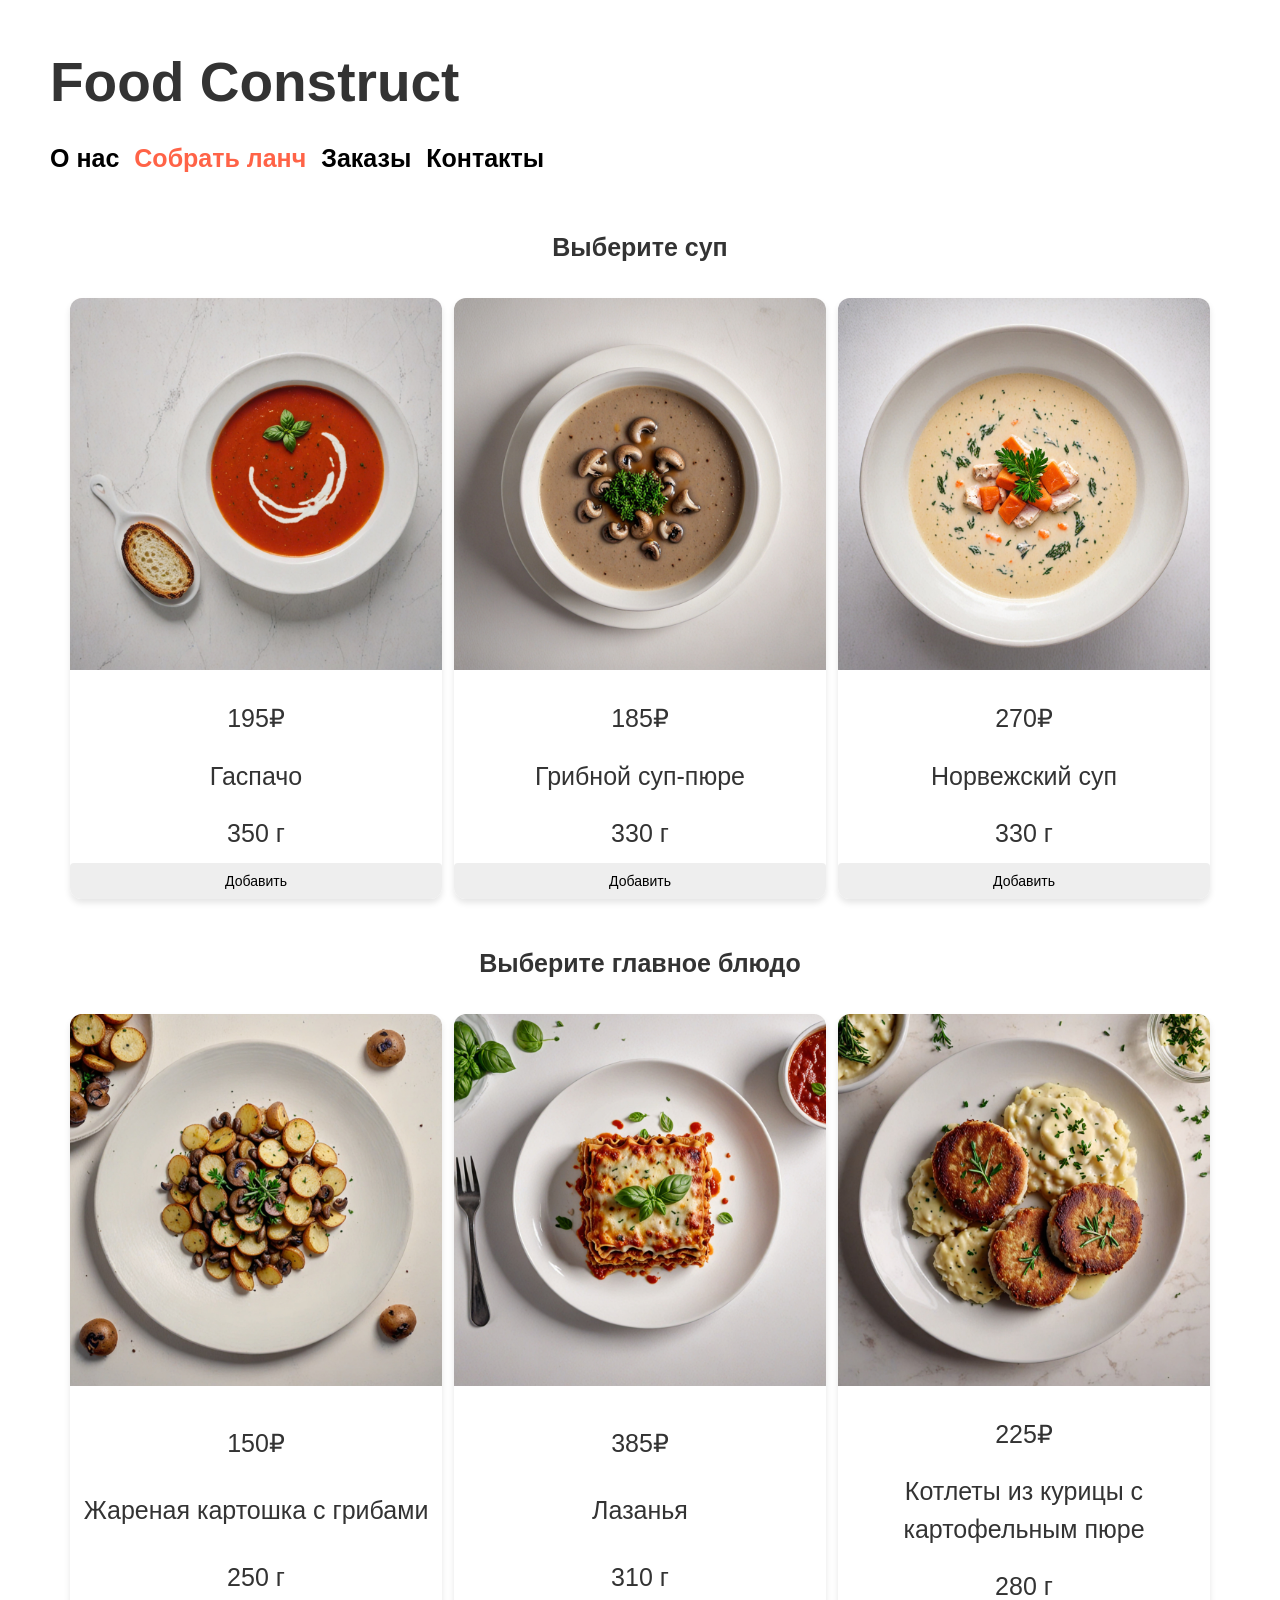
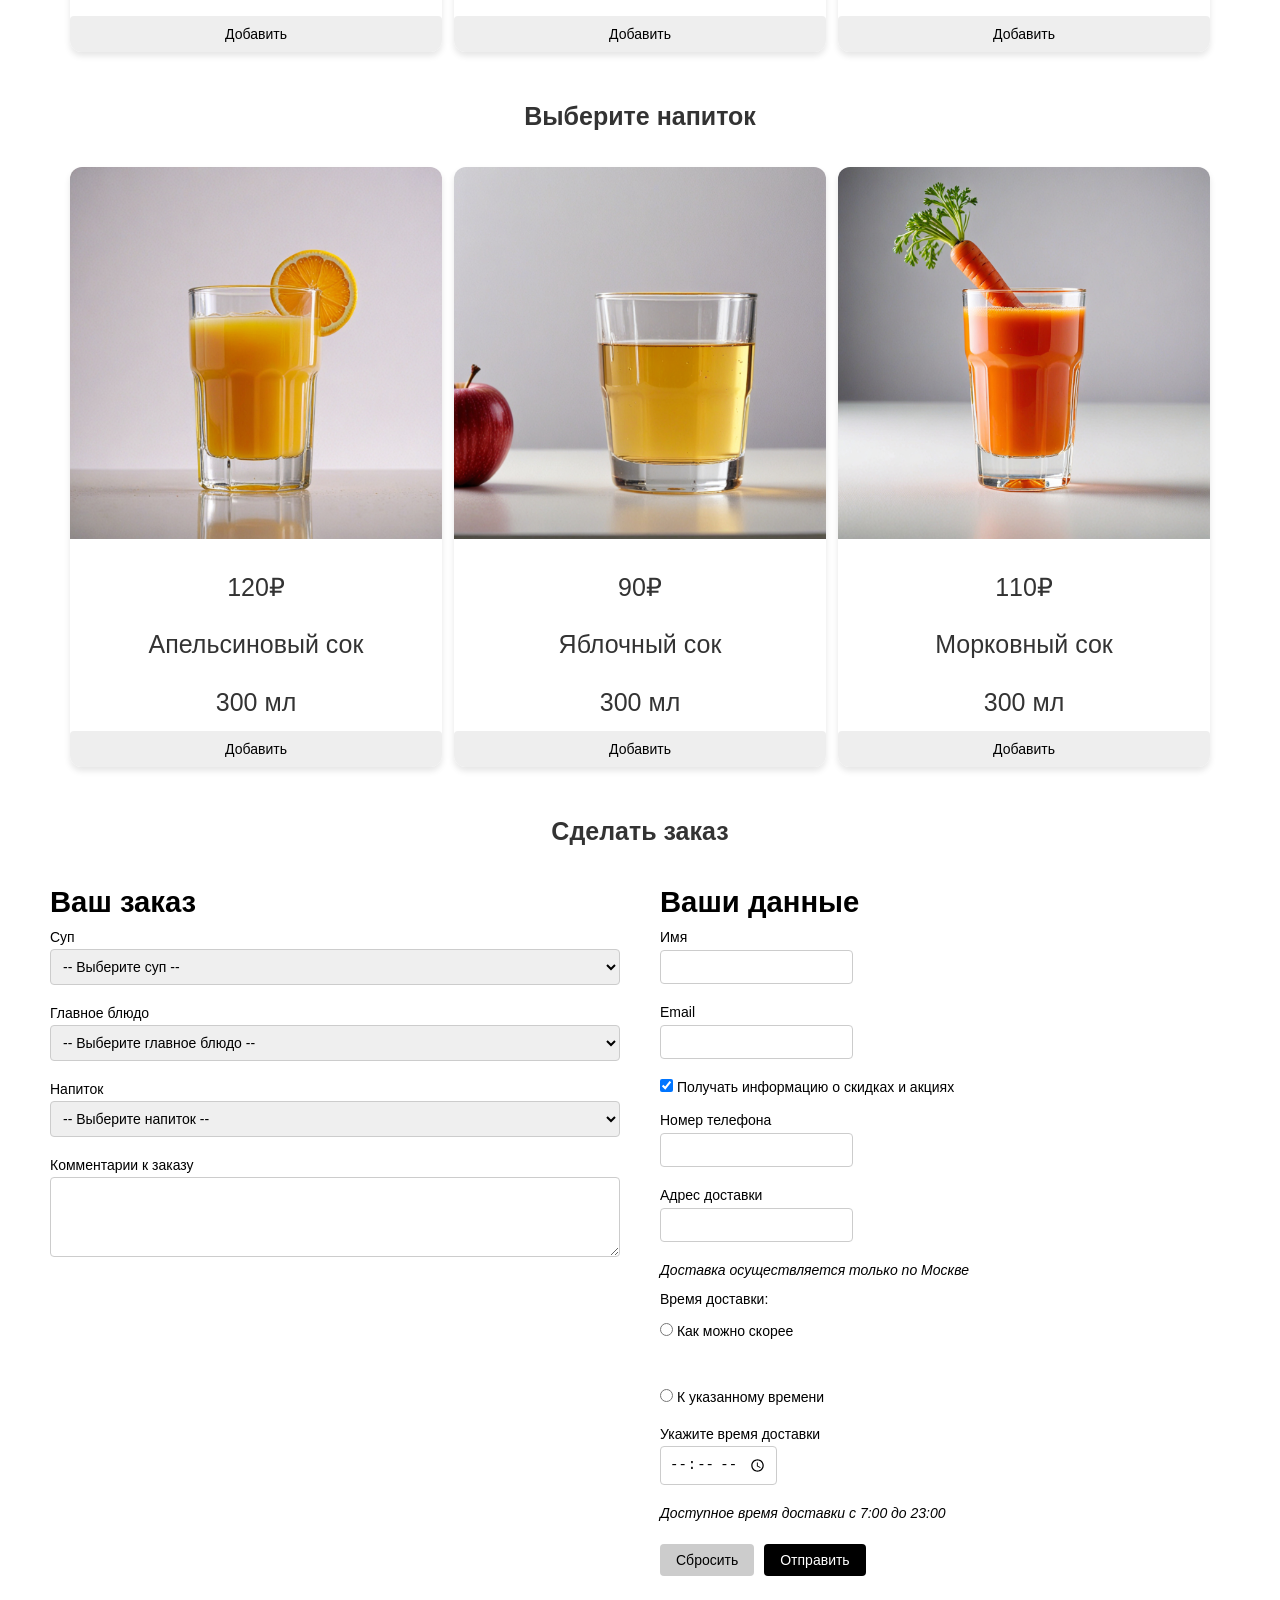
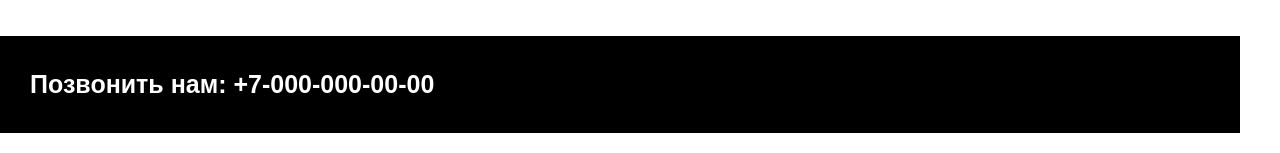
<file: labs/3/lunch.html>
<!DOCTYPE html>
<html lang="ru">
<head>
    <meta charset="UTF-8">
    <meta name="viewport" content="width=device-width, initial-scale=1.0">
    <link href="https://fonts.googleapis.com/css2?family=Open+Sans:ital,wght@0,300..800;1,300..800&display=swap" rel="stylesheet">
    <link rel="stylesheet" href="style.css">
    <link rel="stylesheet" href="lunch.css">
    <link rel="stylesheet" href="orders.css">

    <title>Собрать ланч</title>
</head>
<body>
    <header>
        <h1>Food Construct</h1>
        <nav>
            <ul>
                <li><a href="index.html#about_us">О нас</a></li>
                <li><a href="lunch.html" class="active">Собрать ланч</a></li>
                <li><a href="#order">Заказы</a></li>
                <li><a href="index.html#contacts">Контакты</a></li>
            </ul>
        </nav>
    </header>
    <main>
        <section>
            <h2>Выберите суп</h2>
            <div class="menu-grid">
                <div class="dish">
                    <img src="menu\soups\gazpacho.jpg" alt="Гаспачо">
                    <p class="price">195₽</p>
                    <p class="name">Гаспачо</p>
                    <p class="weight">350 г</p>
                    <button>Добавить</button>
                </div>
                <div class="dish">
                    <img src="menu\soups\mushroom_soup.jpg" alt="Грибной суп-пюре">
                    <p class="price">185₽</p>
                    <p class="name">Грибной суп-пюре</p>
                    <p class="weight">330 г</p>
                    <button>Добавить</button>
                </div>
                <div class="dish">
                    <img src="menu\soups\norwegian_soup.jpg" alt="Норвежский суп">
                    <p class="price">270₽</p>
                    <p class="name">Норвежский суп</p>
                    <p class="weight">330 г</p>
                    <button>Добавить</button>
                </div>
            </div>
        </section>
        <section>
            <h2>Выберите главное блюдо</h2>
            <div class="menu-grid">
                <div class="dish">
                    <img src="menu\main_course\friedpotatoeswithmushrooms1.jpg" alt="Жареная картошка с грибами">
                    <p class="price">150₽</p>
                    <p class="name">Жареная картошка с грибами</p>
                    <p class="weight">250 г</p>
                    <button>Добавить</button>
                </div>
                <div class="dish">
                    <img src="menu\main_course\lasagna.jpg" alt="Лазанья">
                    <p class="price">385₽</p>
                    <p class="name">Лазанья</p>
                    <p class="weight">310 г</p>
                    <button>Добавить</button>
                </div>
                <div class="dish">
                    <img src="menu\main_course\chickencutletsandmashedpotatoes.jpg" alt="Котлеты из курицы с картофельным пюре">
                    <p class="price">225₽</p>
                    <p class="name">Котлеты из курицы с картофельным пюре</p>
                    <p class="weight">280 г</p>
                    <button>Добавить</button>
                </div>
            </div>
        </section>
        <section>
            <h2>Выберите напиток</h2>
            <div class="menu-grid">
                <div class="dish">
                    <img src="menu\beverages\orangejuice.jpg" alt="Апельсиновый сок">
                    <p class="price">120₽</p>
                    <p class="name">Апельсиновый сок</p>
                    <p class="weight">300 мл</p>
                    <button>Добавить</button>
                </div>
                <div class="dish">
                    <img src="menu\beverages\applejuice.jpg" alt="Яблочный сок">
                    <p class="price">90₽</p>
                    <p class="name">Яблочный сок</p>
                    <p class="weight">300 мл</p>
                    <button>Добавить</button>
                </div>
                <div class="dish">
                    <img src="menu\beverages\carrotjuice.jpg" alt="Морковный сок">
                    <p class="price">110₽</p>
                    <p class="name">Морковный сок</p>
                    <p class="weight">300 мл</p>
                    <button>Добавить</button>
                </div>
            </div>
        </section>
        <section id = "order">
            <h2>Сделать заказ</h2>
            <form action="https://httpbin.org/post" method="POST">
              
              <!-- Блок с заказом -->
              <div class="column">
                <h3>Ваш заказ</h3>
        
                <label for="soup">Суп</label>
                <select name="soup" id="soup" required>
                  <option value="">-- Выберите суп --</option>
                  <option value="gaspacho">Гаспачо</option>
                  <option value="mushroom_puree">Грибной суп-пюре</option>
                  <option value="norwegian">Норвежский суп</option>
                </select>
        
                <label for="main">Главное блюдо</label>
                <select name="main" id="main" required>
                  <option value="">-- Выберите главное блюдо --</option>
                  <option value="potatoes_mushrooms">Жареная картошка с грибами</option>
                  <option value="lasagna">Лазанья</option>
                  <option value="chicken_cutlet">Котлеты из курицы с пюре</option>
                </select>
        
                <label for="drink">Напиток</label>
                <select name="drink" id="drink" required>
                  <option value="">-- Выберите напиток --</option>
                  <option value="orange_juice">Апельсиновый сок</option>
                  <option value="apple_juice">Яблочный сок</option>
                  <option value="carrot_juice">Морковный сок</option>
                </select>
        
                <label for="comment">Комментарии к заказу</label>
                <textarea name="comment" id="comment"></textarea>
              </div>
        
              <!-- Блок с данными клиента -->
              <div class="column">
                <h3>Ваши данные</h3>
        
                <label for="name">Имя</label>
                <input type="text" id="name" name="name" required />
        
                <label for="email">Email</label>
                <input type="email" id="email" name="email" required />
        
                <label>
                    <input type="checkbox" name="subscribe" checked />
                    Получать информацию о скидках и акциях
                </label>
        
                <label for="phone">Номер телефона</label>
                <input type="tel" id="phone" name="phone" required />
        
                <label for="address">Адрес доставки</label>
                <input type="text" id="address" name="address" required /><br>
                <small>Доставка осуществляется только по Москве</small>
        
                <fieldset required>
                    <legend>Время доставки:</legend>
                    <label><input type="radio" name="delivery_time" value="asap" required /> Как можно скорее</label><br>
                    <label><input type="radio" name="delivery_time" value="scheduled" required /> К указанному времени</label>
                </fieldset>
        
                <label for="time">Укажите время доставки</label>
                <input
                  type="time"
                  id="time"
                  name="time"
                  min="07:00"
                  max="23:00"
                  step="300"
                /><br>
                <small>Доступное время доставки с 7:00 до 23:00</small>
        
                <div class="actions">
                  <button type="reset">Сбросить</button>
                  <button type="submit">Отправить</button>
                </div>
              </div>
            </form>
          </section>
    </main>
    <footer>
        <p id="contacts">Позвонить нам: +7-000-000-00-00</p>
    </footer>
</body>
</html>
</file>
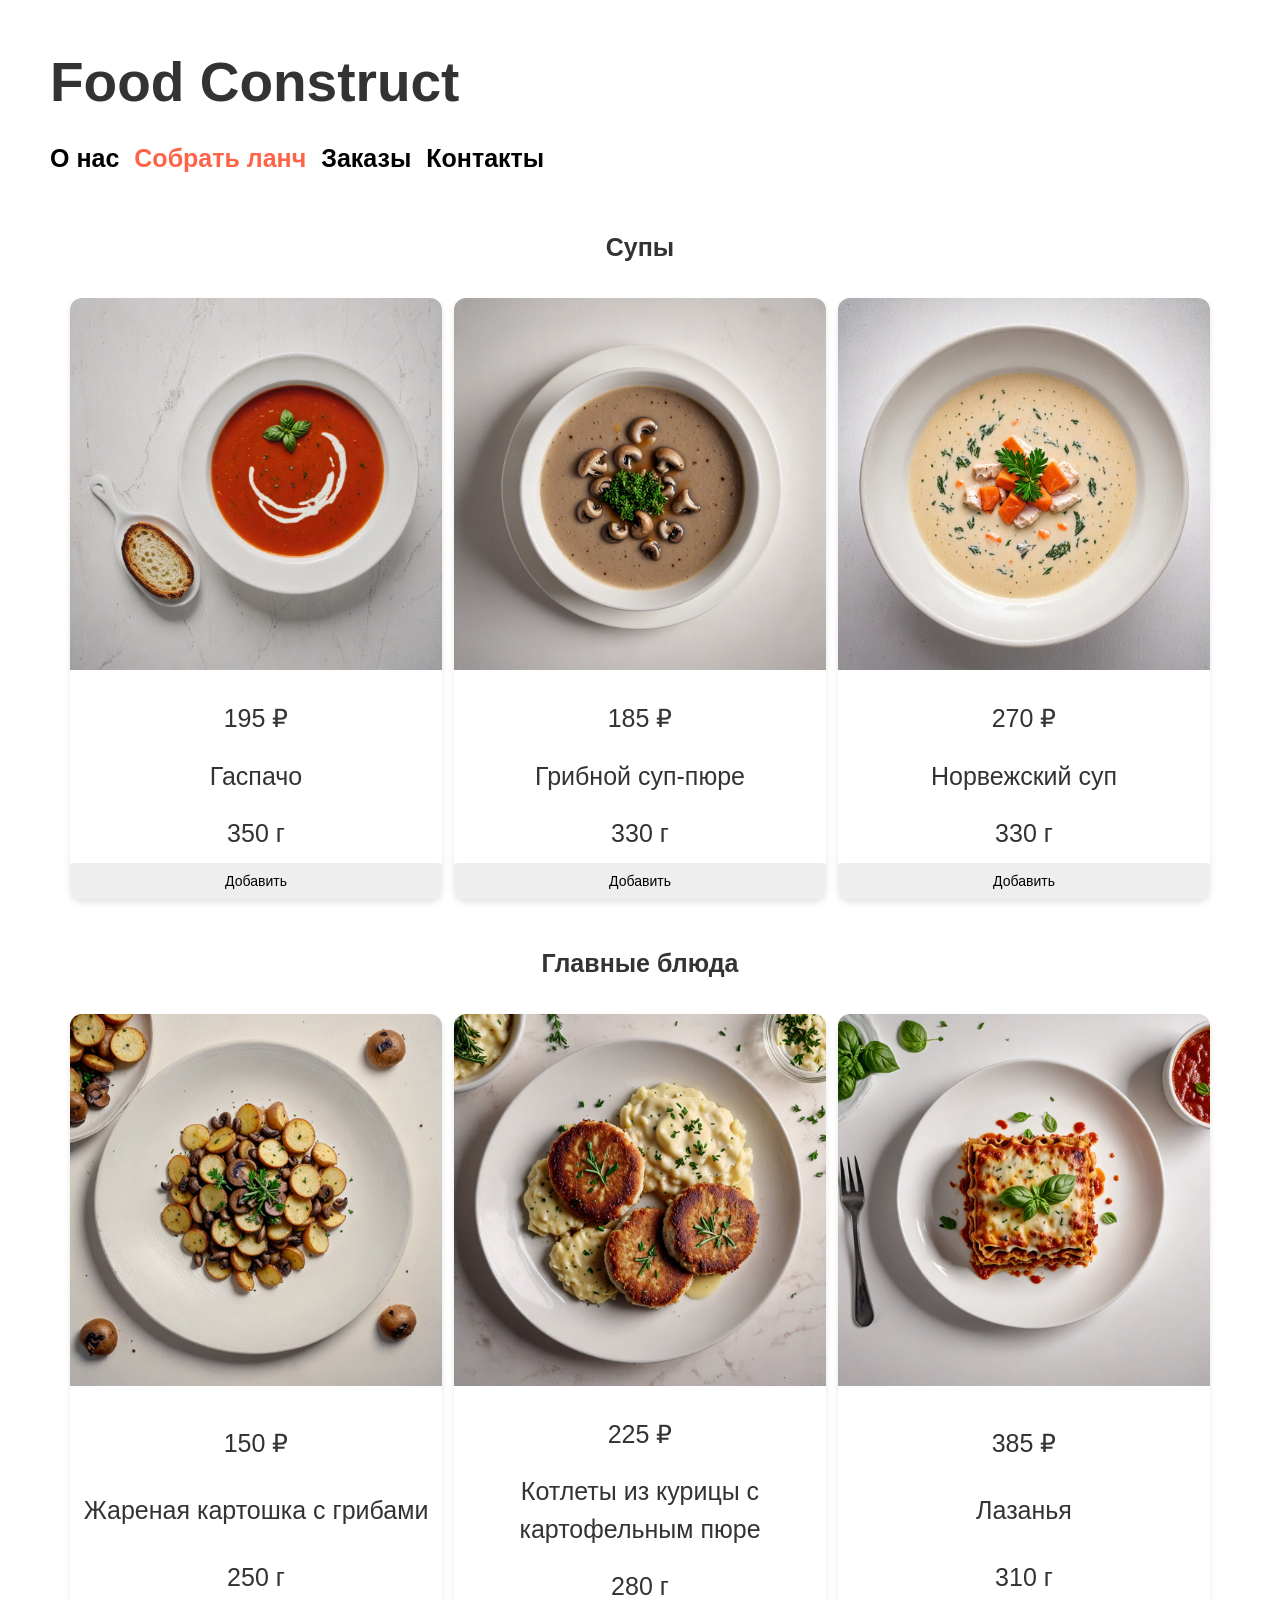
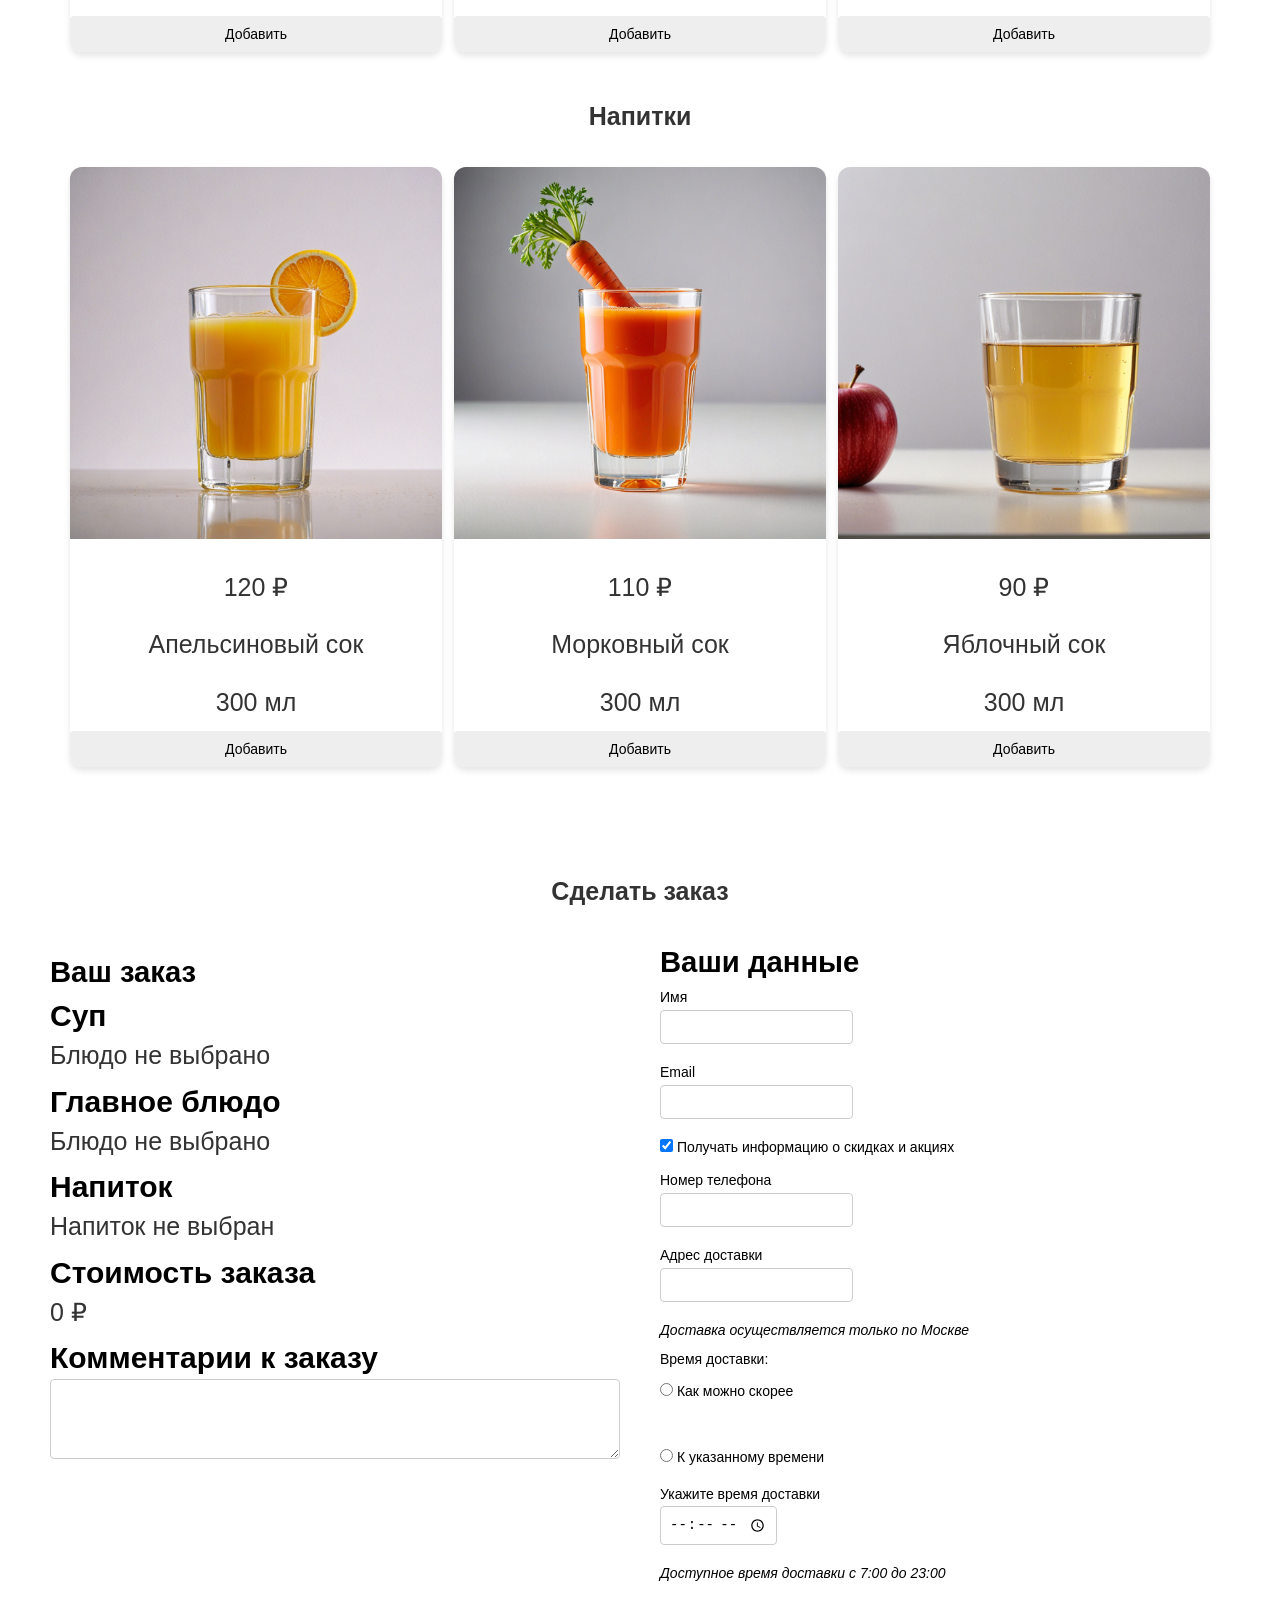
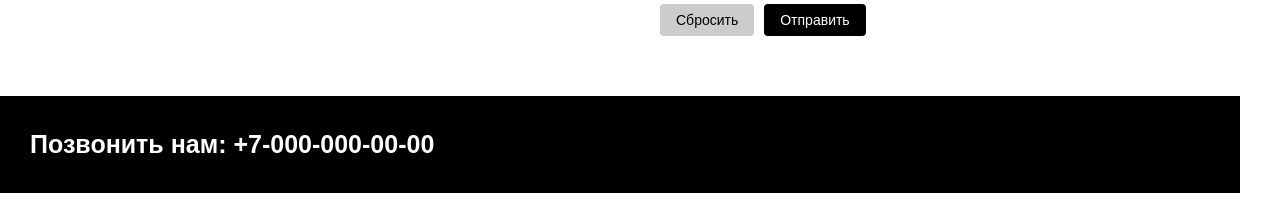
<file: labs/4/lunch.html>
<!DOCTYPE html>
<html lang="ru">
<head>
    <meta charset="UTF-8">
    <meta name="viewport" content="width=device-width, initial-scale=1.0">
    <link href="https://fonts.googleapis.com/css2?family=Open+Sans:ital,wght@0,300..800;1,300..800&display=swap" rel="stylesheet">
    <link rel="stylesheet" href="style.css">
    <link rel="stylesheet" href="lunch.css">
    <link rel="stylesheet" href="orders.css">
    <script src="dishes.js"></script>
    <script src="view.js"></script>
    <script src="order.js"></script>

    <title>Собрать ланч</title>
</head>
<body>
    <header>
        <h1>Food Construct</h1>
        <nav>
            <ul>
                <li><a href="index.html#about_us">О нас</a></li>
                <li><a href="lunch.html" class="active">Собрать ланч</a></li>
                <li><a href="#order">Заказы</a></li>
                <li><a href="index.html#contacts">Контакты</a></li>
            </ul>
        </nav>
    </header>
    <main>
      <section class="soup">
        <h2>Супы</h2>
        <div class="menu-grid"></div>
      </section>
  
      <section class="main">
        <h2>Главные блюда</h2>
        <div class="menu-grid"></div>
      </section>
  
      <section class="beverages">
        <h2>Напитки</h2>
        <div class="menu-grid"></div>
      </section>
    </main>
    <main>  
        <section id = "order">
            <h2>Сделать заказ</h2>
            <form action="https://httpbin.org/post" method="POST">
              
              <!-- Блок с заказом -->
              <div class="container">
                <fieldset class="client-order">
                  <h3>Ваш заказ</h3>
                  
                  <div>
                    <label id="no-order"></label>
                  </div>
                  
                  <div id="order-body" class="hidden">
                    <div id="soup">
                      <h4 for="soup">Суп</h4>
                      <div id="soup-selection">
                        <p>Блюдо не выбрано</p>
                      </div>
                    </div>
        
                    <div id="main">
                      <h4 for="main_course">Главное блюдо</h4>
                      <div id="main-selection">
                        <p>Блюдо не выбрано</p>
                      </div>
                    </div>
        
                    <div id="beverages">
                      <h4 for="beverage">Напиток</h4>
                      <div id="beverages-selection">
                        <p>Напиток не выбран</p>
                      </div>
                    </div>
                    
                    <div id="order-total">
                      <h4 for="total">Стоимость заказа</h4>
                      <p id="total-price">0 ₽</p>
                    </div>
                  </div>
        
                <h4 for="comment">Комментарии к заказу</h4>
                <textarea name="comment" id="comment"></textarea>
              </div>
        
              <!-- Блок с данными клиента -->
              <div class="column">
                <h3>Ваши данные</h3>
        
                <label for="name">Имя</label>
                <input type="text" id="name" name="name" required />
        
                <label for="email">Email</label>
                <input type="email" id="email" name="email" required />
        
                <label>
                    <input type="checkbox" name="subscribe" checked />
                    Получать информацию о скидках и акциях
                </label>
        
                <label for="phone">Номер телефона</label>
                <input type="tel" id="phone" name="phone" required />
        
                <label for="address">Адрес доставки</label>
                <input type="text" id="address" name="address" required /><br>
                <small>Доставка осуществляется только по Москве</small>
        
                <fieldset required>
                    <legend>Время доставки:</legend>
                    <label><input type="radio" name="delivery_time" value="asap" required /> Как можно скорее</label><br>
                    <label><input type="radio" name="delivery_time" value="scheduled" required /> К указанному времени</label>
                </fieldset>
        
                <label for="time">Укажите время доставки</label>
                <input
                  type="time"
                  id="time"
                  name="time"
                  min="07:00"
                  max="23:00"
                  step="300"
                /><br>
                <small>Доступное время доставки с 7:00 до 23:00</small>
        
                <div class="actions">
                  <button type="reset">Сбросить</button>
                  <button type="submit">Отправить</button>
                </div>
              </div>
            </form>
          </section>
    </main>
    <footer>
        <p id="contacts">Позвонить нам: +7-000-000-00-00</p>
    </footer>
</body>
</html>
</file>
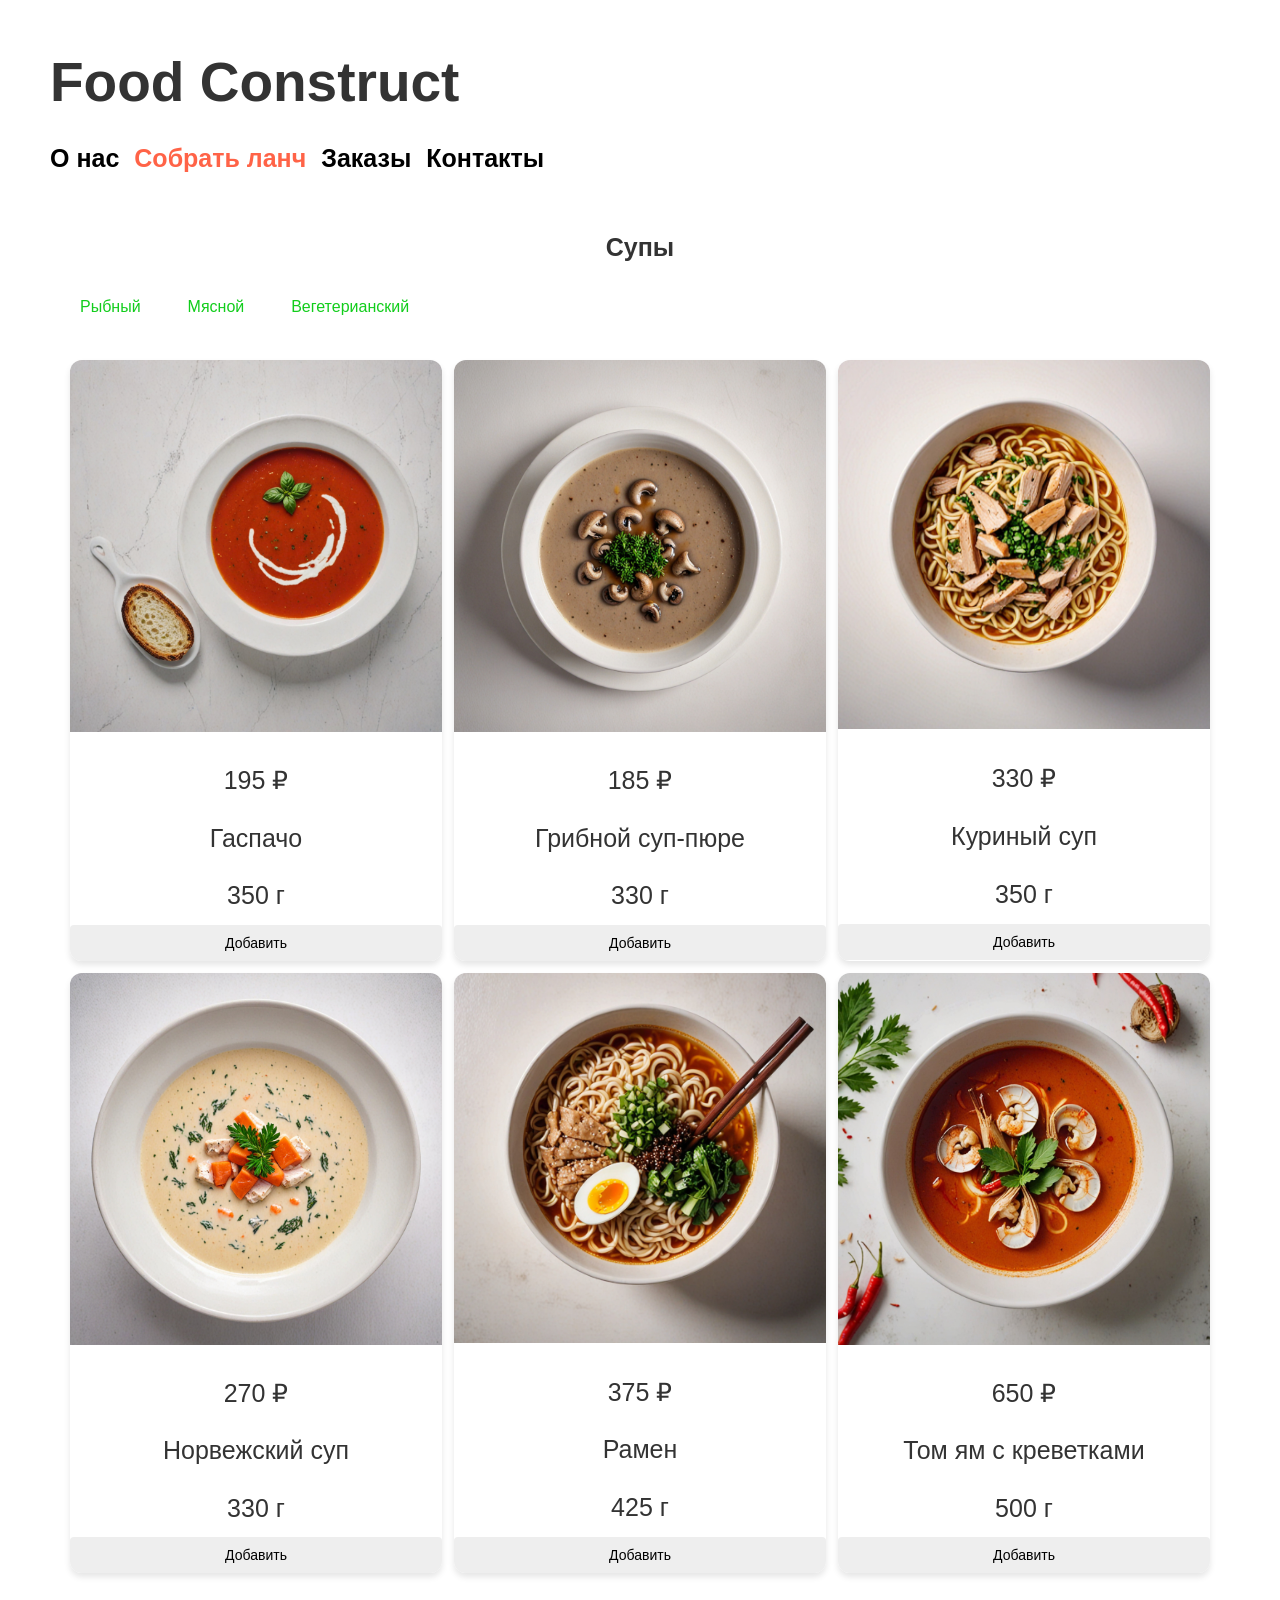
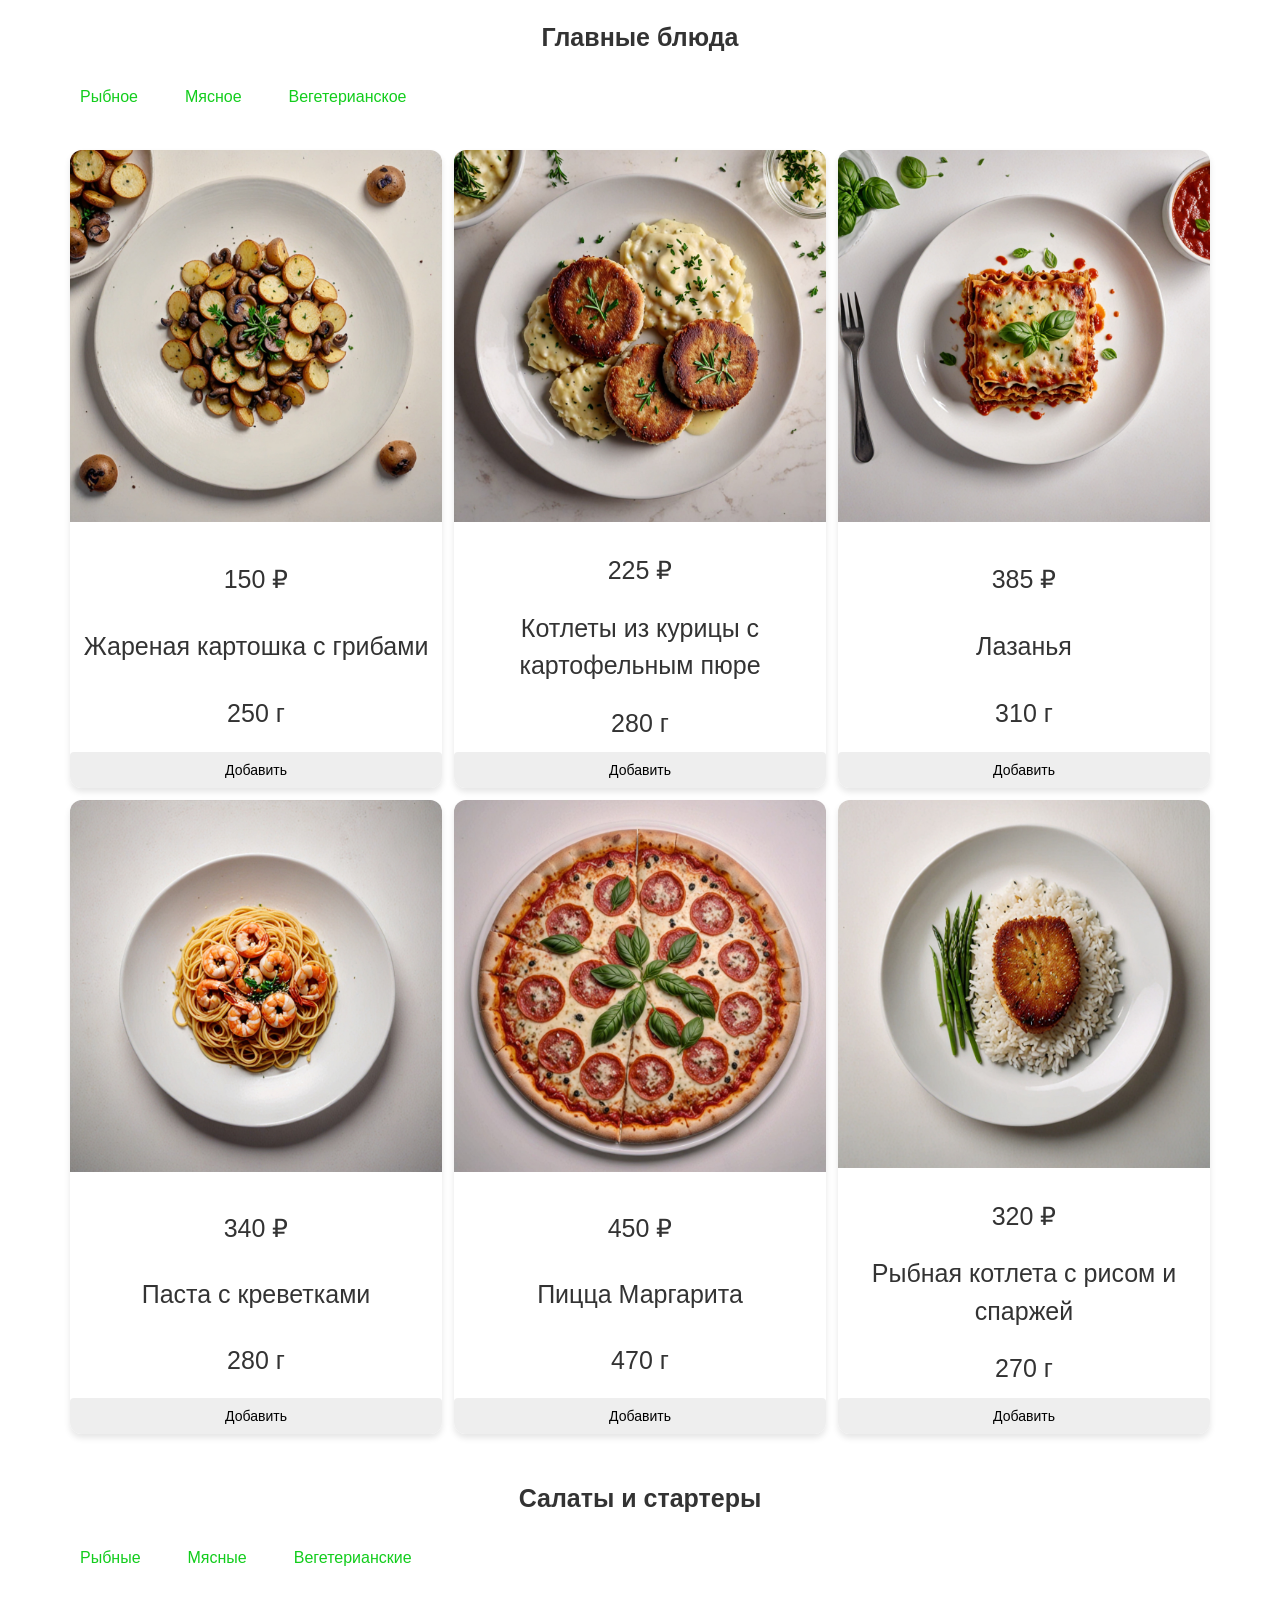
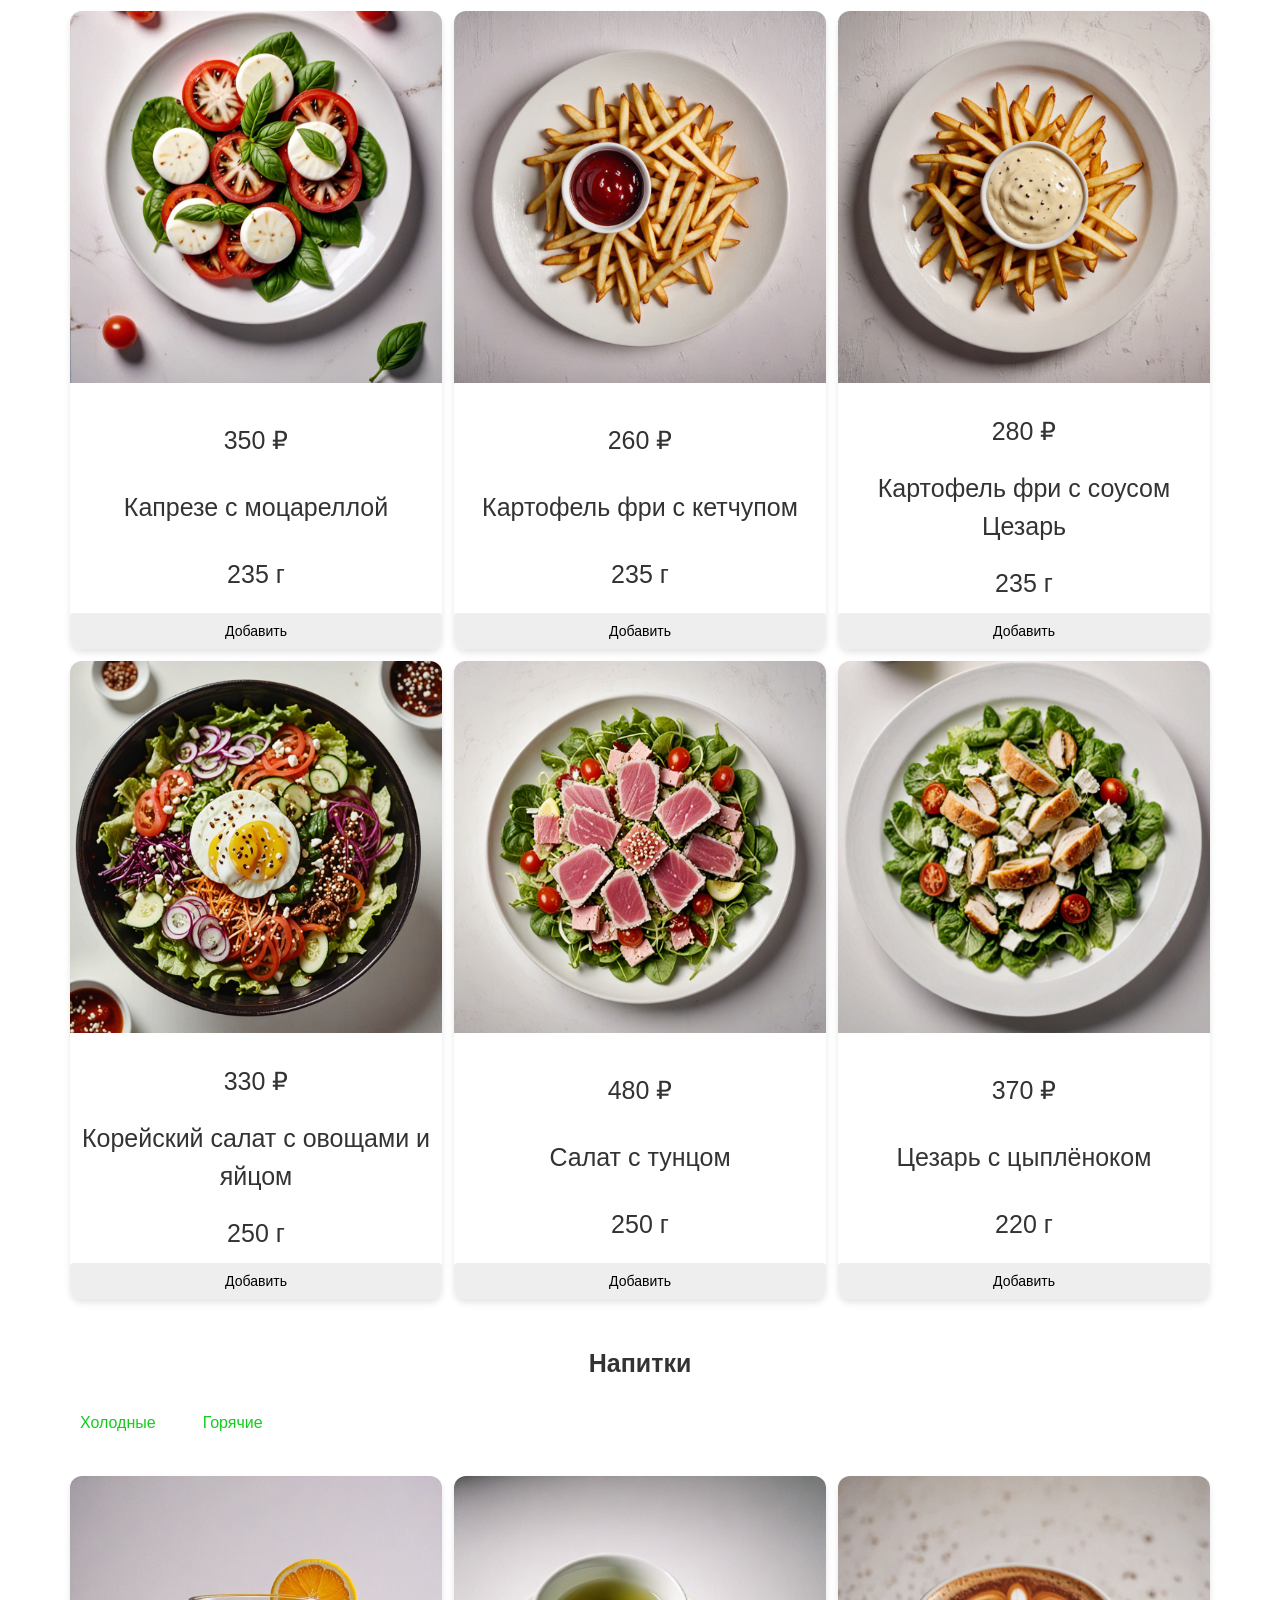
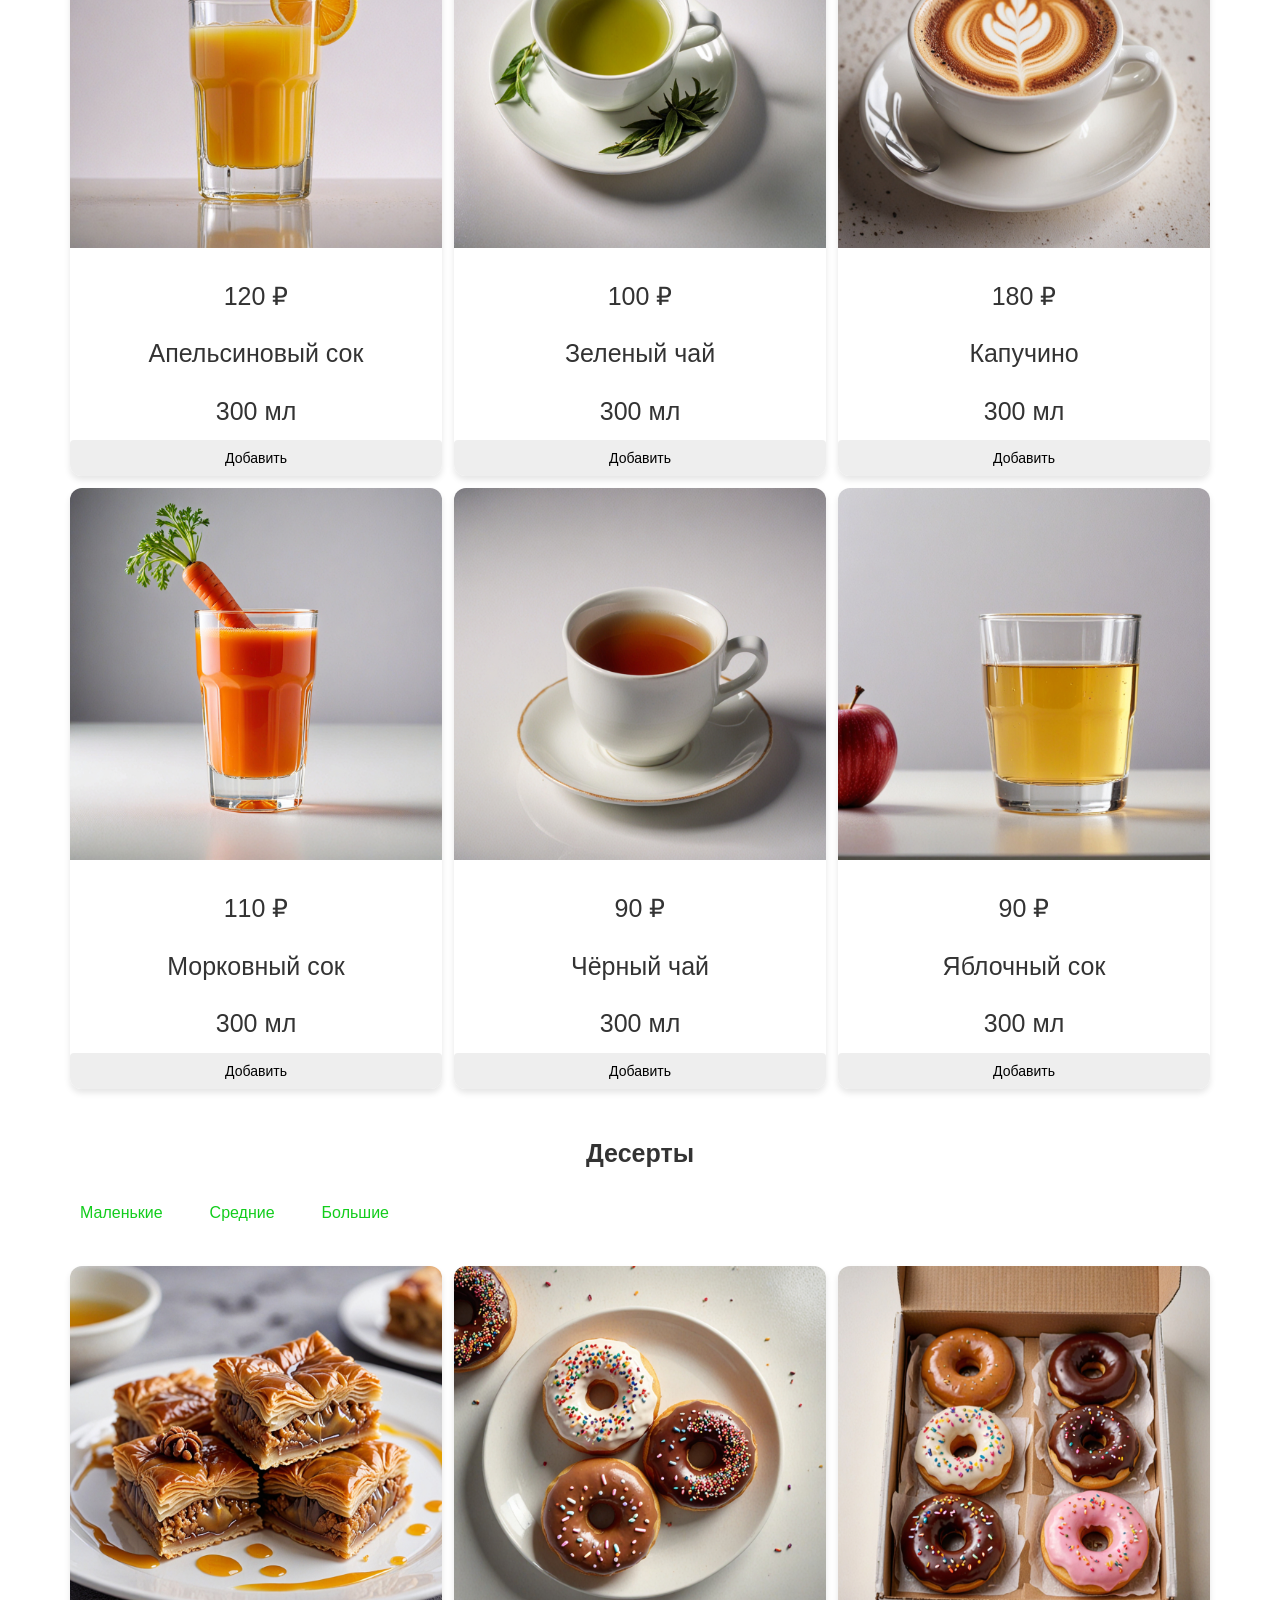
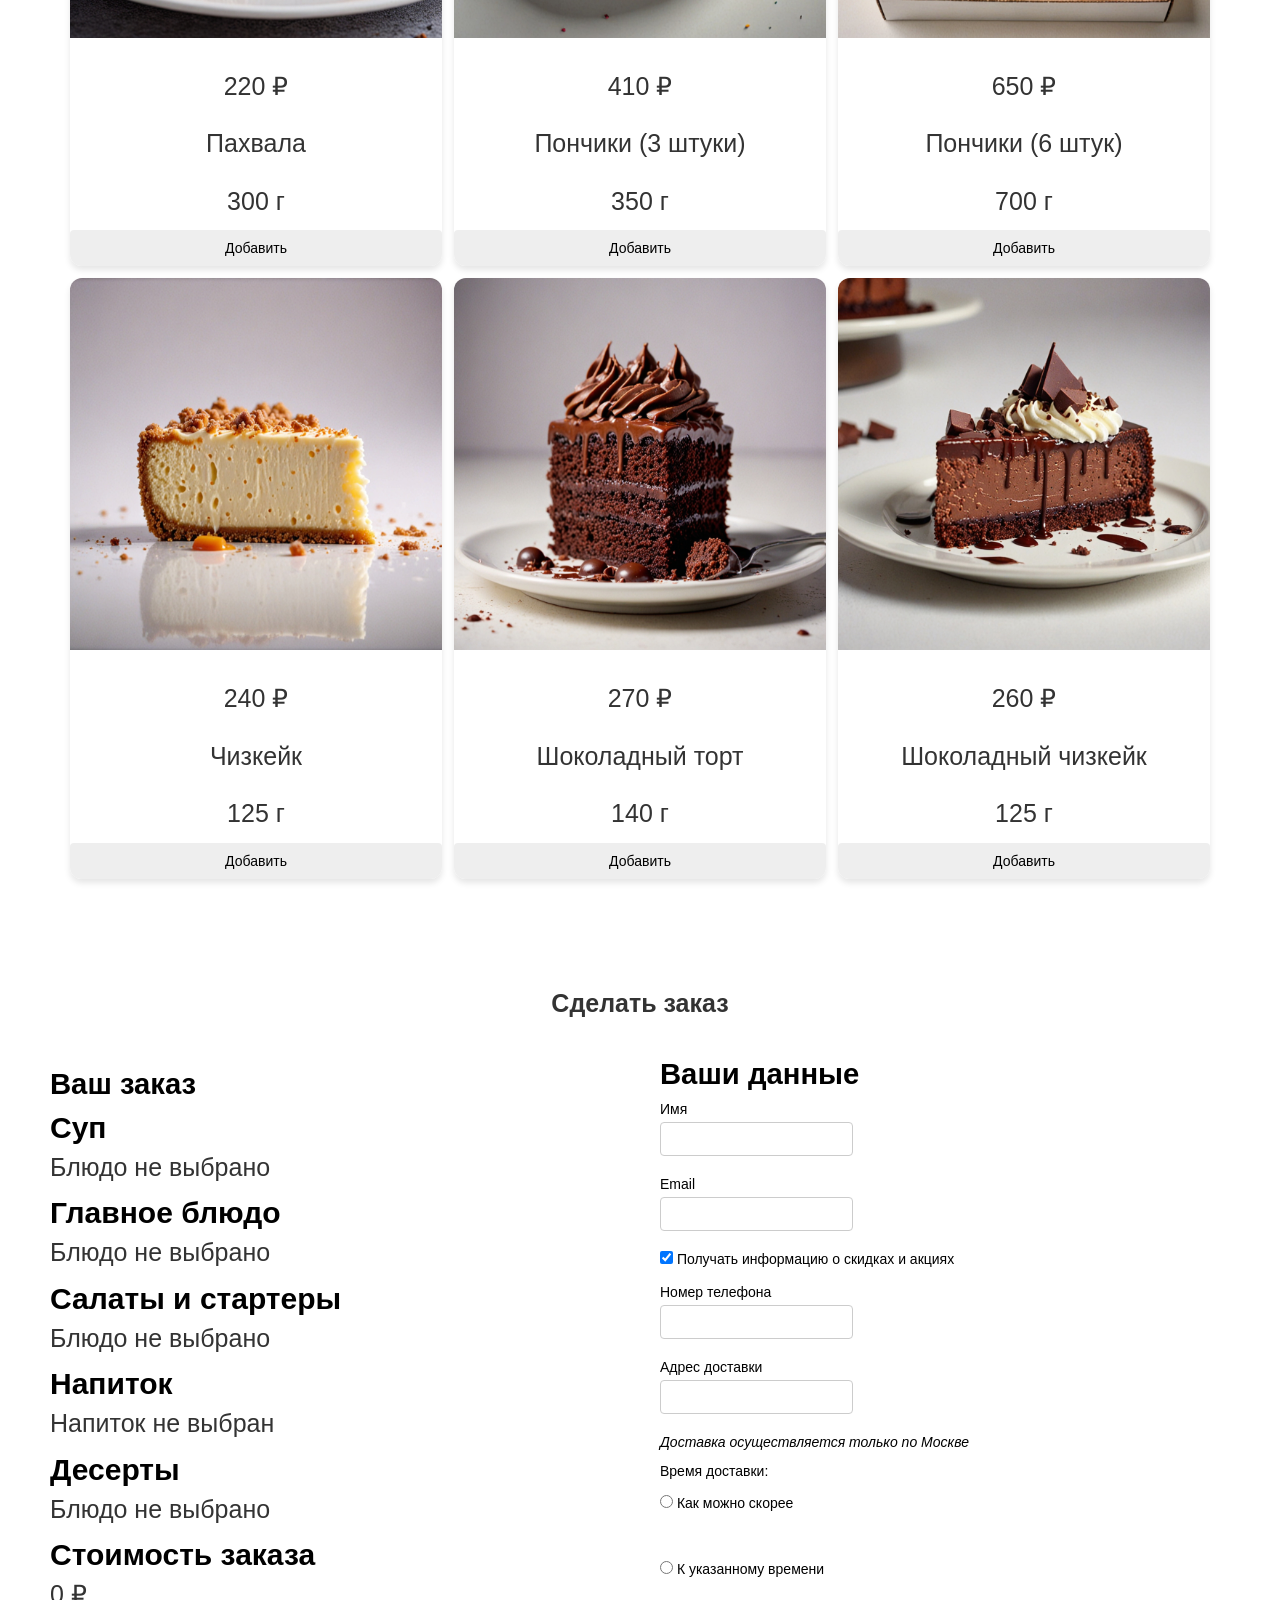
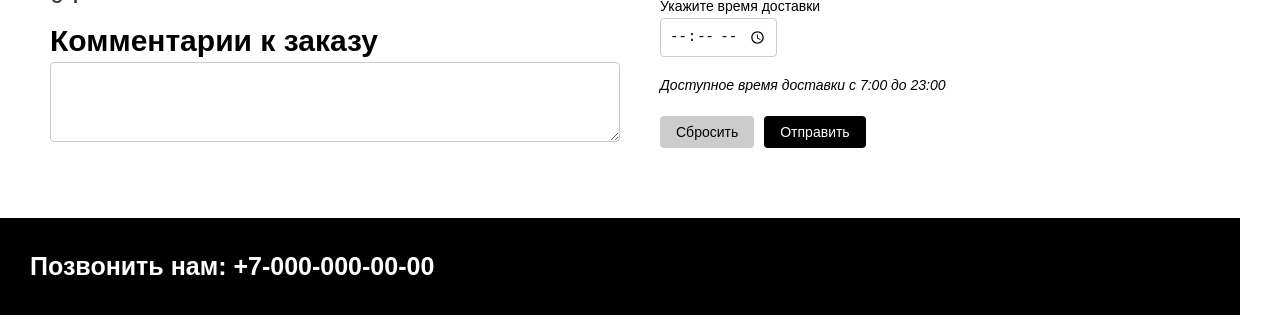
<file: labs/5/lunch.html>
<!DOCTYPE html>
<html lang="ru">
<head>
    <meta charset="UTF-8">
    <meta name="viewport" content="width=device-width, initial-scale=1.0">
    <link href="https://fonts.googleapis.com/css2?family=Open+Sans:ital,wght@0,300..800;1,300..800&display=swap" rel="stylesheet">
    <link rel="stylesheet" href="style.css">
    <link rel="stylesheet" href="lunch.css">
    <link rel="stylesheet" href="orders.css">
    <script src="dishes.js"></script>
    <script src="view.js"></script>
    <script src="order.js"></script>

    <title>Собрать ланч</title>
</head>
<body>
    <header>
        <h1>Food Construct</h1>
        <nav>
            <ul>
                <li><a href="index.html#about_us">О нас</a></li>
                <li><a href="lunch.html" class="active">Собрать ланч</a></li>
                <li><a href="#order">Заказы</a></li>
                <li><a href="index.html#contacts">Контакты</a></li>
            </ul>
        </nav>
    </header>
    <main>
      <section class="soup">
        <h2>Супы</h2>
        <div class="radio-toolbar" data-category="soup">
          <input type="radio" id="radioFishSoup" name="fish" data-kind="fish">
          <label for="radioFishSoup">Рыбный</label>
      
          <input type="radio" id="radioMeatSoup" name="meat" data-kind="meat">
          <label for="radioMeatSoup">Мясной</label>
      
          <input type="radio" id="RadioVegSoup" name="vegetable" data-kind="veg">
          <label for="RadioVegSoup">Вегетерианский</label> 
      </div>
        <div class="menu-grid"></div>
      </section>
  
      <section class="main">
        <h2>Главные блюда</h2>
        <div class="radio-toolbar" data-category="main">
          <input type="radio" id="radioFishMain" name="fish" data-kind="fish">
          <label for="radioFishMain">Рыбное</label>
      
          <input type="radio" id="radioMeatMain" name="meat" data-kind="meat">
          <label for="radioMeatMain">Мясное</label>
      
          <input type="radio" id="RadioVegMain" name="vegetable" data-kind="veg">
          <label for="RadioVegMain">Вегетерианское</label> 
      </div>
        <div class="menu-grid"></div>
      </section>
  
      <section class="salads_starters">
        <h2>Салаты и стартеры</h2>
        <div class="radio-toolbar" data-category="salads_starters">
          <input type="radio" id="radioFishSalads_starters" name="fish" data-kind="fish">
          <label for="radioFishSalads_starters">Рыбные</label>
      
          <input type="radio" id="radioMeatSalads_starters" name="meat" data-kind="meat">
          <label for="radioMeatSalads_starters">Мясные</label>
      
          <input type="radio" id="RadioVegSalads_starters" name="vegetable" data-kind="veg">
          <label for="RadioVegSalads_starters">Вегетерианские</label> 
      </div>
        <div class="menu-grid"></div>
      </section>

      <section class="beverages">
        <h2>Напитки</h2>
        <div class="radio-toolbar" data-category="beverages">
          <input type="radio" id="radioCold" name="cold" data-kind="cold">
          <label for="radioCold">Холодные</label>
  
          <input type="radio" id="radioHot" name="hot" data-kind="hot">
          <label for="radioHot">Горячие</label>
      </div>
        <div class="menu-grid"></div>
      </section>

      <section class="desserts">
        <h2>Десерты</h2>
        <div class="radio-toolbar" data-category="desserts">
          <input type="radio" id="radioSmall" name="small" data-kind="small">
          <label for="radioSmall">Маленькие</label>
      
          <input type="radio" id="radioMedium" name="med" data-kind="med">
          <label for="radioMedium">Средние</label>
      
          <input type="radio" id="RadioBig" name="big" data-kind="big">
          <label for="RadioBig">Большие</label> 
      </div>
        <div class="menu-grid"></div>
      </section>
    </main>
    <main>  
        <section id = "order">
            <h2>Сделать заказ</h2>
            <form action="https://httpbin.org/post" method="POST">
              
              <!-- Блок с заказом -->
              <div class="container">
                <fieldset class="client-order">
                  <h3>Ваш заказ</h3>
                  
                  <div>
                    <label id="no-order"></label>
                  </div>
                  
                  <div id="order-body" class="hidden">
                    <div id="soup">
                      <h4 for="soup">Суп</h4>
                      <div id="soup-selection">
                        <p>Блюдо не выбрано</p>
                      </div>
                    </div>
        
                    <div id="main">
                      <h4 for="main_course">Главное блюдо</h4>
                      <div id="main-selection">
                        <p>Блюдо не выбрано</p>
                      </div>
                    </div>

                    <div id="salads_starters">
                      <h4 for="salads_starters">Салаты и стартеры</h4>
                      <div id="salads_starters-selection">
                        <p>Блюдо не выбрано</p>
                      </div>
                    </div>
        
                    <div id="beverages">
                      <h4 for="beverage">Напиток</h4>
                      <div id="beverages-selection">
                        <p>Напиток не выбран</p>
                      </div>
                    </div>

                    <div id="desserts">
                      <h4 for="desserts">Десерты</h4>
                      <div id="desserts-selection">
                        <p>Блюдо не выбрано</p>
                      </div>
                    </div>
                    
                    <div id="order-total">
                      <h4 for="total">Стоимость заказа</h4>
                      <p id="total-price">0 ₽</p>
                    </div>
                  </div>
        
                <h4 for="comment">Комментарии к заказу</h4>
                <textarea name="comment" id="comment"></textarea>
              </div>
        
              <!-- Блок с данными клиента -->
              <div class="column">
                <h3>Ваши данные</h3>
        
                <label for="name">Имя</label>
                <input type="text" id="name" name="name" required />
        
                <label for="email">Email</label>
                <input type="email" id="email" name="email" required />
        
                <label>
                    <input type="checkbox" name="subscribe" checked />
                    Получать информацию о скидках и акциях
                </label>
        
                <label for="phone">Номер телефона</label>
                <input type="tel" id="phone" name="phone" required />
        
                <label for="address">Адрес доставки</label>
                <input type="text" id="address" name="address" required /><br>
                <small>Доставка осуществляется только по Москве</small>
        
                <fieldset required>
                    <legend>Время доставки:</legend>
                    <label><input type="radio" name="delivery_time" value="asap" required /> Как можно скорее</label><br>
                    <label><input type="radio" name="delivery_time" value="scheduled" required /> К указанному времени</label>
                </fieldset>
        
                <label for="time">Укажите время доставки</label>
                <input
                  type="time"
                  id="time"
                  name="time"
                  min="07:00"
                  max="23:00"
                  step="300"
                /><br>
                <small>Доступное время доставки с 7:00 до 23:00</small>
        
                <div class="actions">
                  <button type="reset">Сбросить</button>
                  <button type="submit">Отправить</button>
                </div>
              </div>
            </form>
          </section>
    </main>
    <footer>
        <p id="contacts">Позвонить нам: +7-000-000-00-00</p>
    </footer>
</body>
</html>
</file>
<file: style.css>
* {
    box-sizing: border-box;
    margin: 0;
    padding: 0;
}

body {
    margin: 0;
    padding: 0;
    font-family: 'Open Sans';
    font-style: normal;
    font-size: 25px;
    padding-left: 30px;
}

footer {
    background-color: black;
    color: white;
    padding: 30px;
    text-align: left;
    position: relative;
    left: -20px;
    width: calc(100% + 40px);
}

footer p {
    margin: 0;
    text-decoration: none;
    color: #ffffff;
    text-decoration: none;
    font-weight: 600;
}

header {
    background-color: #ffffff;
    padding: 30px;
    text-align: left;
}

header h1{
    margin-bottom: 30px;
}

nav {
    display: flex;
    justify-content: left;
    gap: 20px;
}

nav a {
    text-decoration: none;
    color: #333;
    font-size: 25px;
    font-weight: 600;
}
nav a:hover {
    color: #ffbb00;
}

main {
    padding: 30px;
}

section {
    margin-bottom: 30px;
}

h1, h2 {
    font-weight: 700;
    color: #333;
}

h1 {
    font-size: 55px;
    margin-bottom: 10px;
}

h2 {
    font-size: 35px;
    margin-bottom: 10px;
}

p {
    font-size: 25px;
    line-height: 1.5;
    color: #333;
}

ul {
    list-style-type: disc;
    padding-left: 40px;
    margin-left: -20px;
}

img {
    width: 70%;
    height: auto;
    display: block;
    margin-bottom: 20px;
}

table {
    width: auto;
    border-collapse: collapse;
    margin-top: 15px;
    text-align: center;
    table-layout: auto;
}

th, td {
    border: 1px solid #ddd;
    padding: 15px;
    text-align: center;
    vertical-align: middle;
    font-size: 25px;
}
</file>
<file: project/styles.css>
/* Общие стили */
body {
    font-family: Arial, sans-serif;
    margin: 0;
    padding: 0;
    box-sizing: border-box;
    display: flex;
    flex-direction: column;
}

.container {
    max-width: 1200px;
    margin: 0 auto;
    padding: 0 15px;
}

.header, .footer {
    background: #333;
    color: #fff;
}

footer {
    position: sticky;
    bottom: 0;
    width: 100%;
}

.header-container, .footer-container {
    display: flex;
    justify-content: space-between;
    align-items: center;
    padding: 10px 0;
}

.header-links a {
    color: #fff;
    margin-left: 20px;
    text-decoration: none;
}

.header-links a.active {
    font-weight: bold;
    text-decoration: underline;
}

.search-bar input {
    padding: 5px;
    margin-right: 5px;
}

.icon {
    margin-left: 15px;
    color: #fff;
    text-decoration: none;
}

.logo-img {
    width: 50px;
    height: 50px;
  }
  
  .logo span {
    font-size: 24px;
    font-weight: bold;
    color: #333;
  }

.apply-button{
    padding: 8px 12px;
    background-color: #000000;
    color: white;
    border: none;
    border-radius: 4px;
    cursor: pointer;
    width: 100%;
    box-sizing: border-box;
}

.main-container {
    display: flex;
    gap: 20px;
    margin-top: 20px;
}

.sidebar {
    flex: 1;
    background: #f9f9f9;
    padding: 15px;
    border: 1px solid #ddd;
}

.catalog {
    flex: 3;
}

.products-grid {
    display: grid;
    grid-template-columns: repeat(auto-fill, minmax(200px, 1fr));
    gap: 20px;
}

.load-more {
    display: block;
    margin: 20px auto;
    padding: 10px 20px;
    background: #333;
    color: #fff;
    border: none;
    cursor: pointer;
}

.product-card {
    background-color: #fff;
    border: 1px solid #ddd;
    border-radius: 8px;
    padding: 15px;
    text-align: center;
    box-shadow: 0 2px 4px rgba(0, 0, 0, 0.1);
    box-sizing: border-box;
    display: flex;
    flex-direction: column;
    gap: 10px;
    overflow: hidden; 
}
  
.product-card img {
    max-width: 100%;
    height: 150px;
    object-fit: cover;
    border-radius: 8px;
    display: block;
    margin: 0 auto;
}
  
.product-card .name {
    font-size: 16px;
    margin: 0;
    color: #333;
    overflow: hidden; 
    text-overflow: ellipsis; 
    white-space: nowrap; 
}
  
.product-card .rating {
    font-size: 14px;
    color: #ff9800;
}
  
.product-card .price {
    margin: 0;
    text-align: center;
}
  
.product-card .discounted-price {
    font-size: 18px;
    font-weight: bold;
    color: #333;
}
  
.product-card .original-price {
    font-size: 14px;
    color: #999;
    text-decoration: line-through;
    margin-left: 10px;
}
  
.product-card .discount {
    font-size: 14px;
    color: #e53935;
    margin-left: 10px;
}
  
.product-card button {
    padding: 8px 12px;
    background-color: #000000;
    color: white;
    border: none;
    border-radius: 4px;
    cursor: pointer;
    width: 100%;
    box-sizing: border-box;
}

.notifications-area {
    width: 100%;
    height: 28px; 
    position: relative; 
    background-color: transparent; 
    z-index: 1000;
}
  
.notification {
    width: 100%;
    padding: 15px;
    text-align: center; 
    color: white;
    font-size: 14px;
    opacity: 1;
    transition: opacity 0.5s ease-in-out, transform 0.5s ease-in-out;
    transform: translateY(0);
    box-sizing: border-box;
    position: absolute;
    top: 0;
    left: 0;
    right: 0;
    display: flex;
    justify-content: center; 
    align-items: center; 
}
  
.notification .notification-message {
    flex-grow: 1; 
    text-align: center; 
}
  
.notification .close-btn {
    cursor: pointer;
    font-size: 20px;
    font-weight: bold;
    margin-left: 10px; 
    position: absolute; 
    right: 15px; 
}
  
.notification .close-btn:hover {
    color: #ccc;
}
  
.notification.success {
    background-color: #4CAF50; 
}
  
.notification.error {
    background-color: #F44336; 
}
  
.notification.info {
    background-color: #2196F3; 
}
  
.notification.hide {
    opacity: 0;
    transform: translateY(-100%);
}
</file>
<file: labs/1/style.css>
* {
    box-sizing: border-box;
    margin: 0;
    padding: 0;
}

body {
    margin: 0;
    padding: 0;
    font-family: 'Open Sans';
    font-style: normal;
    font-size: 25px;
    padding-left: 30px;
}

footer {
    background-color: black;
    color: white;
    padding: 30px;
    text-align: left;
    position: relative;
    left: -20px;
}

footer p {
    margin: 0;
    text-decoration: none;
    color: #ffffff;
    text-decoration: none;
    font-weight: 600;
}

header {
    background-color: #ffffff;
    padding: 30px;
    text-align: left;
}

header h1{
    margin-bottom: 30px;
}

nav {
    display: flex;
    justify-content: left;
    gap: 20px;
}

nav a {
    text-decoration: none;
    color: #333;
    font-size: 25px;
    font-weight: 600;
}
nav a:hover {
    color: #ffbb00;
}

main {
    padding: 30px;
}

section {
    margin-bottom: 30px;
}

h1, h2 {
    font-weight: 700;
    color: #333;
}

h1 {
    font-size: 55px;
    margin-bottom: 10px;
}

h2 {
    font-size: 35px;
    margin-bottom: 10px;
}

p {
    font-size: 25px;
    line-height: 1.5;
    color: #333;
}

ul {
    list-style-type: disc;
    padding-left: 40px;
    margin-left: -20px;
}

img {
    width: 70%;
    height: auto;
    display: block;
    margin-bottom: 20px;
}

table {
    width: auto;
    border-collapse: collapse;
    margin-top: 15px;
    text-align: center;
    table-layout: auto;
}

th, td {
    border: 1px solid #ddd;
    padding: 15px;
    text-align: center;
    vertical-align: middle;
    font-size: 25px;
}
</file>
<file: labs/2/style.css>
* {
    box-sizing: border-box;
    margin: 0;
    padding: 0;
}

body {
    margin: 0;
    padding: 0;
    font-family: 'Open Sans';
    font-style: normal;
    font-size: 25px;
    padding-left: 30px;
}

footer {
    background-color: black;
    color: white;
    padding: 30px;
    text-align: left;
    position: relative;
    left: -20px;
}

footer p {
    margin: 0;
    text-decoration: none;
    color: #ffffff;
    text-decoration: none;
    font-weight: 600;
}

header {
    background-color: #ffffff;
    padding: 30px;
    text-align: left;
}

header h1{
    margin-bottom: 30px;
}

nav {
    display: flex;
    justify-content: left;
    gap: 20px;
}

nav a {
    text-decoration: none;
    color: #333;
    font-size: 25px;
    font-weight: 600;
}
nav a:hover {
    color: #ffbb00;
}

main {
    padding: 30px;
}

section {
    margin-bottom: 30px;
}

h1, h2 {
    font-weight: 700;
    color: #333;
}

h1 {
    font-size: 55px;
    margin-bottom: 10px;
}

h2 {
    font-size: 35px;
    margin-bottom: 10px;
}

p {
    font-size: 25px;
    line-height: 1.5;
    color: #333;
}

ul {
    list-style-type: disc;
    padding-left: 40px;
    margin-left: -20px;
}

img {
    width: 70%;
    height: auto;
    display: block;
    margin-bottom: 20px;
}

table {
    width: auto;
    border-collapse: collapse;
    margin-top: 15px;
    text-align: center;
    table-layout: auto;
}

th, td {
    border: 1px solid #ddd;
    padding: 15px;
    text-align: center;
    vertical-align: middle;
    font-size: 25px;
}
</file>
<file: project/cart.css>
.cart-grid {
    display: grid;
    grid-template-columns: repeat(auto-fill, minmax(200px, 1fr));
    gap: 20px;
}

h3 {
    font-size: 16px;
    margin: 0;
    color: #333;
    overflow: hidden; 
    text-overflow: ellipsis; 
    white-space: nowrap; 
}

.cart-item {
    background-color: #fff;
    border: 1px solid #ddd;
    border-radius: 8px;
    padding: 15px;
    text-align: center;
    box-shadow: 0 2px 4px rgba(0, 0, 0, 0.1);
    box-sizing: border-box;
    display: flex;
    flex: 1;
    flex-direction: column;
    gap: 10px;
    overflow: hidden; 
}
  
.cart-item img {
    max-width: 100%;
    height: 150px;
    object-fit: cover;
    border-radius: 8px;
    display: block;
    margin: 0 auto;
}
  
.cart-item .name {
    font-size: 16px;
    margin: 0;
    color: #333;
    overflow: hidden; 
    text-overflow: ellipsis; 
    white-space: nowrap; 
}
  
.cart-item .rating {
    font-size: 14px;
    color: #ff9800;
}
  
.cart-item .price {
    margin: 0;
    text-align: center;
}
  
.cart-item .discounted-price {
    font-size: 18px;
    font-weight: bold;
    color: #333;
}
  
.cart-item .original-price {
    font-size: 14px;
    color: #999;
    text-decoration: line-through;
    margin-left: 10px;
}
  
.cart-item .discount {
    font-size: 14px;
    color: #e53935;
    margin-left: 10px;
}
  
.cart-item button {
    padding: 8px 12px;
    background-color: #e53935; 
    color: white;
    border: none;
    border-radius: 4px;
    cursor: pointer;
    width: 100%;
    box-sizing: border-box;
    align-self: end;
}

.checkbox-label {
    display: flex;
    align-items: center;
    gap: 8px;
    margin: 10px 0;
}
  
.checkbox-label input[type="checkbox"] {
    width: auto;
    margin: 0;
}
  
.checkout-form {
    margin-top: 20px;
    background-color: #fff;
    border: 1px solid #ddd;
    border-radius: 8px;
    padding: 20px;
    box-shadow: 0 2px 4px rgba(0, 0, 0, 0.1);
}
  
.checkout-form h2 {
    font-size: 24px;
    color: #333;
    margin-bottom: 20px;
}
  
.checkout-form label {
    display: block;
    margin: 10px 0 5px;
    color: #555;
}
  
  .checkout-form input, .checkout-form select, .checkout-form textarea {
    width: 100%;
    padding: 8px;
    border: 1px solid #ddd;
    border-radius: 4px;
    box-sizing: border-box;
}
  
.checkout-form button {
    width: 100%;
    padding: 10px;
    background-color: #000000;
    color: white;
    border: none;
    border-radius: 4px;
    cursor: pointer;
    margin-top: 20px;
}
  
.checkout-form button.reset-button {
    background-color: #f44336;
    margin-top: 10px;
}
</file>
<file: project/personal_account.css>
#view-modal .modal-content {
    text-align: center; 
    max-width: 500px; 
    padding: 20px;
  }
  
  #view-modal h3 {
    margin-top: 0;
    font-size: 24px;
    color: #333;
  }
  
  #view-modal p {
    margin: 10px 0;
    font-size: 16px;
    color: #555;
  }
  
  #view-modal ul {
    list-style-type: none;
    padding: 0;
    margin: 10px 0;
  }
  
  #view-modal ul li {
    padding: 5px 0;
    font-size: 14px;
    color: #666;
  }
  
  #view-modal ul li .original-price {
    text-decoration: line-through;
    color: #999;
    margin-left: 10px;
  }
  
  #view-modal strong {
    font-weight: bold;
    color: #333;
  }
  
  #view-modal h4 {
    margin: 15px 0 10px;
    font-size: 18px;
    color: #333;
  }
  
  #edit-modal .modal-content {
    background-color: #fff;
    padding: 20px;
    border-radius: 8px;
    width: 400px;
    max-width: 90%;
    box-shadow: 0 4px 6px rgba(0, 0, 0, 0.1);
    text-align: left;
  }
  
  #edit-modal h3 {
    margin-top: 0;
    font-size: 24px;
    color: #333;
    margin-bottom: 20px;
  }
  
  #edit-modal label {
    display: block;
    margin-bottom: 8px;
    font-weight: bold;
    color: #555;
  }
  
  #edit-modal input[type="text"],
  #edit-modal input[type="email"],
  #edit-modal input[type="date"],
  #edit-modal select,
  #edit-modal textarea {
    width: 100%; 
    padding: 10px; 
    margin-bottom: 16px; 
    border: 1px solid #ddd; 
    border-radius: 4px; 
    font-size: 14px; 
    box-sizing: border-box; 
  }
  
  #edit-modal textarea {
    resize: vertical; 
    min-height: 100px; 
  }
  
  #edit-modal .button-container {
    display: flex;
    justify-content: space-between;
    gap: 10px; 
  }
  
  #edit-modal button[type="submit"],
  #edit-modal .cancel-btn {
    width: 48%; 
    padding: 10px;
    border: none;
    border-radius: 4px;
    cursor: pointer;
    font-size: 14px;
  }
  
  #edit-modal button[type="submit"] {
    background-color: #007bff;
    color: white;
  }
  
  #edit-modal button[type="submit"]:hover {
    background-color: #0056b3;
  }
  
  #edit-modal .cancel-btn {
    background-color: #6c757d;
    color: white;
  }
  
  #edit-modal .cancel-btn:hover {
    background-color: #5a6268;
  }
  
  #edit-modal .close-btn {
    float: right;
    cursor: pointer;
    font-size: 20px;
    font-weight: bold;
    color: #333;
  }
  
  #edit-modal .close-btn:hover {
    color: #000;
  }
  
  .logo {
    display: flex;
    align-items: center;
    gap: 10px;
  }
  
  .logo-img {
    width: 50px;
    height: 50px;
  }
  
  .logo span {
    font-size: 24px;
    font-weight: bold;
    color: #333;
  }
  
  .icons a {
    margin-left: 15px;
    text-decoration: none;
    font-size: 20px;
    color: #333;
  }
  
  
  .notifications-area {
    width: 100%;
    height: 28px;
    position: relative;
    background-color: transparent;
    z-index: 1000;
  }
  
  .notification {
    width: 100%;
    padding: 15px;
    text-align: center; 
    color: white;
    font-size: 14px;
    opacity: 1;
    transition: opacity 0.5s ease-in-out, transform 0.5s ease-in-out;
    transform: translateY(0);
    box-sizing: border-box;
    position: absolute;
    top: 0;
    left: 0;
    right: 0;
    display: flex;
    justify-content: center; 
    align-items: center; 
  }
  
  .notification .notification-message {
    flex-grow: 1; 
    text-align: center; 
  }
  
  .notification .close-btn {
    cursor: pointer;
    font-size: 20px;
    font-weight: bold;
    margin-left: 10px; 
    position: absolute; 
    right: 15px; 
  }
  
  .notification .close-btn:hover {
    color: #ccc;
  }
  
  .notification.success {
    background-color: #4CAF50;
  }
  
  .notification.error {
    background-color: #F44336;
  }
  
  .notification.info {
    background-color: #2196F3;
  }
  
  .notification.hide {
    opacity: 0;
    transform: translateY(-100%);
  }
  
  .container {
    flex-grow: 1;
    padding: 20px;
  }
  
  .orders h2 {
    font-size: 24px;
    color: #333;
    margin-bottom: 20px;
  }
  
  .orders-table {
    width: 100%;
    border-collapse: collapse;
  }
  
  .orders-table th,
  .orders-table td {
    padding: 10px;
    border: 1px solid #ddd;
    text-align: left;
  }
  
  .orders-table th {
    background-color: #f8f9fa;
  }
  
  .total-price {
    margin-top: 20px;
    padding-top: 10px;
    border-top: 1px solid #ddd;
    font-size: 16px;
    color: #555;
    text-align: left;
  }
  
  .total-price strong {
    font-weight: bold;
    color: #333;
  } 
  
  .orders-table button {
    padding: 5px 10px;
    border: none;
    border-radius: 4px;
    cursor: pointer;
    margin-right: 5px;
  }
  
  .view-btn {
    background-color: #007bff;
    color: white;
  }
  
  .edit-btn {
    background-color: #ffc107;
    color: white;
  }
  
  .delete-btn {
    background-color: #dc3545;
    color: white;
  }
  
  .modal {
    display: none;
    position: fixed;
    top: 0;
    left: 0;
    width: 100%;
    height: 100%;
    background-color: rgba(0, 0, 0, 0.5);
    justify-content: center;
    align-items: flex-start; 
    z-index: 2000;
    overflow-y: auto; 
    padding: 40px 0 60px; 
  }
  
  .modal-content {
    background-color: #fff;
    padding: 30px 20px 20px; 
    border-radius: 8px;
    width: 90%;
    max-width: 500px;
    box-shadow: 0 4px 6px rgba(0, 0, 0, 0.1);
    margin: 0 auto; 
    max-height: 90vh; 
    overflow-y: auto; 
    scrollbar-width: none; 
    text-align: center;
  }
  
  .modal-content::-webkit-scrollbar {
    display: none;
  }
  
  #edit-modal .modal-content {
    width: 400px;
    max-width: 90%;
  }
  
  #view-modal .modal-content {
    text-align: left;
    max-width: 500px;
  }
  
  #view-modal h3 {
    margin-top: 0;
    font-size: 24px;
    color: #333;
  }
  
  #view-modal p {
    margin: 10px 0;
    font-size: 16px;
    color: #555;
  }
  
  #view-modal ul {
    list-style-type: none;
    padding: 0;
    margin: 10px 0;
  }
  
  #view-modal ul li {
    padding: 5px 0;
    font-size: 14px;
    color: #666;
  }
  
  #view-modal ul li .original-price {
    text-decoration: line-through;
    color: #999;
    margin-left: 10px;
  }
  
  #view-modal strong {
    font-weight: bold;
    color: #333;
  }
  
  #view-modal h4 {
    margin: 15px 0 10px;
    font-size: 18px;
    color: #333;
  }
  
  #edit-order-goods {
    list-style-type: none;
    padding: 0;
    margin: 0;
  }
  
  #edit-order-goods li {
    display: flex;
    justify-content: space-between;
    align-items: center;
    padding: 8px 0;
    border-bottom: 1px solid #eee;
  }
  
  #edit-order-goods li:last-child {
    border-bottom: none;
  }
  
  #edit-order-goods button {
    padding: 5px 10px;
    border: none;
    border-radius: 4px;
    cursor: pointer;
    font-size: 12px;
    background-color: #dc3545;
    color: white;
    transition: background-color 0.3s ease;
  }
  
  #edit-order-goods button:hover {
    background-color: #c82333;
  }
  
  #view-modal .close-btn-full {
    width: 100%;
    padding: 10px;
    border: none;
    border-radius: 4px;
    cursor: pointer;
    font-size: 14px;
    background-color: #6c757d;
    color: white;
    margin-top: 10px;
  }
  
  #view-modal .close-btn-full:hover {
    background-color: #5a6268;
  }
  
  .goods-list {
    list-style-type: none;
    padding: 0;
    margin: 10px 0;
  }
  
  .goods-list li {
    padding: 5px 0;
    border-bottom: 1px solid #ddd;
  }
  
  .goods-list li:last-child {
    border-bottom: none;
  }
  
  span[title] {
    cursor: pointer;
  }
  
  .close-btn {
    float: right;
    cursor: pointer;
    font-size: 20px;
  }
  
  .confirm-btn,
  .cancel-btn {
    padding: 8px 16px;
    margin: 5px;
    border: none;
    border-radius: 4px;
    cursor: pointer;
  }
  
  .confirm-btn {
    background-color: #dc3545;
    color: white;
  }
  
  .cancel-btn {
    background-color: #6c757d;
    color: white;
  }
  
  @media (max-width: 1024px) {
    .orders-table th,
    .orders-table td {
      padding: 8px;
      font-size: 14px;
    }
  
    .orders-table button {
      padding: 4px 8px;
      font-size: 12px;
    }
  
    .modal-content {
      padding: 20px;
    }
  
    #view-modal .modal-content {
      max-width: 90%;
    }
  
    #edit-modal .modal-content {
      width: 90%;
    }
  }
  
  @media (max-width: 768px) {
    header {
      flex-direction: column;
      align-items: flex-start;
      gap: 10px;
      padding: 10px;
    }
  
    .logo span {
      font-size: 20px;
    }
  
    .icons {
      margin-top: 10px;
    }
  
    .orders-table {
      display: block;
      overflow-x: auto;
    }
  
    .orders-table th,
    .orders-table td {
      white-space: nowrap;
    }
  
    .modal-content {
      padding: 15px;
    }
  
    #view-modal .modal-content {
      max-width: 95%;
    }
  
    #edit-modal .modal-content {
      width: 95%;
    }
  }
  
  @media (max-width: 480px) {
    .logo span {
      font-size: 18px;
    }
  
    .icons a {
      font-size: 18px;
    }
  
    .orders h2 {
      font-size: 20px;
    }
  
    .orders-table th,
    .orders-table td {
      padding: 6px;
      font-size: 12px;
    }
  
    .orders-table button {
      padding: 3px 6px;
      font-size: 10px;
    }
  
    .modal-content {
      padding: 10px;
    }
  
    #view-modal .modal-content {
      max-width: 100%;
    }
  
    #edit-modal .modal-content {
      width: 100%;
    }
  }
</file>
<file: labs/2/lunch.css>
nav ul {
    display: flex;
    gap: 15px;
    flex-wrap: wrap;
    list-style: none;
    padding: 0;
    margin: 0;
}
nav ul li a {
    text-decoration: none;
    color: black;
    font-size: 25px;
}
nav ul li a.active {
    color: tomato;
    font-weight: bold;
}
.menu-grid {
    display: grid;
    grid-template-columns: repeat(auto-fit, minmax(300px, 1fr));
    gap: 12px;
    padding: 20px;
}
.dish {
    background: #fff;
    border-radius: 12px;
    box-shadow: 0 4px 6px rgba(0, 0, 0, 0.1);
    overflow: hidden;
    transition: transform 0.3s ease, box-shadow 0.3s ease;
    display: flex;
    flex-direction: column;
    align-items: center;
    justify-content: space-between;
    cursor: pointer;
    text-align: center;
}
.dish img {
    width: 100%;
    height: auto;
    display: block;
}
.dish:hover {
    transform: scale(1.05);
    box-shadow: 0 8px 16px rgba(0, 0, 0, 0.2);
    border: 2px solid #ff4500;
    border-radius: 12px;
}
.dish p {
    margin: 10px;
}
.dish button {
    width: 100%;
    padding: 10px;
    border: none;
    background: #eee;
    cursor: pointer;
    transition: background 0.3s ease;
}
.dish:hover button {
    background: #ff4500;
    color: white;
}
@media (max-width: 600px) {
    .menu-grid {
        grid-template-columns: 1fr;
    }
}
</file>
<file: labs/3/style.css>
* {
    box-sizing: border-box;
    margin: 0;
    padding: 0;
}

body {
    margin: 0;
    padding: 0;
    font-family: 'Open Sans';
    font-style: normal;
    font-size: 25px;
    padding-left: 30px;
}

footer {
    background-color: black;
    color: white;
    padding: 30px;
    text-align: left;
    position: relative;
    left: -20px;
}

footer p {
    margin: 0;
    text-decoration: none;
    color: #ffffff;
    text-decoration: none;
    font-weight: 600;
}

header {
    background-color: #ffffff;
    padding: 30px;
    text-align: left;
}

header h1{
    margin-bottom: 30px;
}

nav {
    display: flex;
    justify-content: left;
    gap: 20px;
}

nav a {
    text-decoration: none;
    color: #333;
    font-size: 25px;
    font-weight: 600;
}
nav a:hover {
    color: #ffbb00;
}

main {
    padding: 30px;
}

section {
    margin-bottom: 30px;
}

h1, h2 {
    font-weight: 700;
    color: #333;
}

h1 {
    font-size: 55px;
    margin-bottom: 10px;
}

h2 {
    font-size: 35px;
    margin-bottom: 10px;
}

p {
    font-size: 25px;
    line-height: 1.5;
    color: #333;
}

ul {
    list-style-type: disc;
    padding-left: 40px;
    margin-left: -20px;
}

img {
    width: 70%;
    height: auto;
    display: block;
    margin-bottom: 20px;
}

table {
    width: auto;
    border-collapse: collapse;
    margin-top: 15px;
    text-align: center;
    table-layout: auto;
}

th, td {
    border: 1px solid #ddd;
    padding: 15px;
    text-align: center;
    vertical-align: middle;
    font-size: 25px;
}
</file>
<file: labs/3/lunch.css>
nav ul {
    display: flex;
    gap: 15px;
    flex-wrap: wrap;
    list-style: none;
    padding: 0;
    margin: 0;
}
nav ul li a {
    text-decoration: none;
    color: black;
    font-size: 25px;
}
nav ul li a.active {
    color: tomato;
    font-weight: bold;
}
.menu-grid {
    display: grid;
    grid-template-columns: repeat(auto-fit, minmax(300px, 1fr));
    gap: 12px;
    padding: 20px;
}
.dish {
    background: #fff;
    border-radius: 12px;
    box-shadow: 0 4px 6px rgba(0, 0, 0, 0.1);
    overflow: hidden;
    transition: transform 0.3s ease, box-shadow 0.3s ease;
    display: flex;
    flex-direction: column;
    align-items: center;
    justify-content: space-between;
    cursor: pointer;
    text-align: center;
}
.dish img {
    width: 100%;
    height: auto;
    display: block;
}
.dish:hover {
    transform: scale(1.05);
    box-shadow: 0 8px 16px rgba(0, 0, 0, 0.2);
    border: 2px solid #ff4500;
    border-radius: 12px;
}
.dish p {
    margin: 10px;
}
.dish button {
    width: 100%;
    padding: 10px;
    border: none;
    background: #eee;
    cursor: pointer;
    transition: background 0.3s ease;
}
.dish:hover button {
    background: #ff4500;
    color: white;
}
@media (max-width: 600px) {
    .menu-grid {
        grid-template-columns: 1fr;
    }
}
</file>
<file: labs/3/orders.css>
body {
  font-family: sans-serif;
  background-color: #fff;
  padding: 20px;
}
h2 {
  font-size: 25px;
  margin-bottom: 16px;
  text-align: center
}
form {
  display: flex;
  gap: 40px;
  margin-top: 40px;
}
.column {
  flex: 1;
}
label {
  display: block;
  margin-top: 10px;
  font-size: 14px;
  margin-bottom: 4px;
}
select, textarea {
  width: 100%;
  padding: 8px;
  font-size: 14px;
  margin-bottom: 10px;
  border: 1px solid #ccc;
  border-radius: 4px;
}

input {
  padding: 8px;
  font-size: 14px;
  margin-bottom: 10px;
  border: 1px solid #ccc;
  border-radius: 4px;
}

small {
  font-style: italic;
  font-size: 14px;
}

textarea {

  height: 80px;
  resize: vertical;
}
fieldset {
  border: none;
  padding: 0;
  margin-top: 10px;
}
legend {
  font-size: 14px;
  margin-bottom: 6px;
}
.actions {
  margin-top: 20px;
  display: flex;
  gap: 10px;
}
button {
  padding: 8px 16px;
  font-size: 14px;
  border: none;
  border-radius: 4px;
  cursor: pointer;
}
button[type="reset"] {
  background-color: #ccc;
}
button[type="submit"] {
  background-color: #000;
  color: white;
}
</file>
<file: labs/4/style.css>
* {
    box-sizing: border-box;
    margin: 0;
    padding: 0;
}

body {
    margin: 0;
    padding: 0;
    font-family: 'Open Sans';
    font-style: normal;
    font-size: 25px;
    padding-left: 30px;
}

footer {
    background-color: black;
    color: white;
    padding: 30px;
    text-align: left;
    position: relative;
    left: -20px;
}

footer p {
    margin: 0;
    text-decoration: none;
    color: #ffffff;
    text-decoration: none;
    font-weight: 600;
}

header {
    background-color: #ffffff;
    padding: 30px;
    text-align: left;
}

header h1{
    margin-bottom: 30px;
}

nav {
    display: flex;
    justify-content: left;
    gap: 20px;
}

nav a {
    text-decoration: none;
    color: #333;
    font-size: 25px;
    font-weight: 600;
}
nav a:hover {
    color: #ffbb00;
}

main {
    padding: 30px;
}

section {
    margin-bottom: 30px;
}

h1, h2 {
    font-weight: 700;
    color: #333;
}

h1 {
    font-size: 55px;
    margin-bottom: 10px;
}

h2 {
    font-size: 35px;
    margin-bottom: 10px;
}

p {
    font-size: 25px;
    line-height: 1.5;
    color: #333;
}

ul {
    list-style-type: disc;
    padding-left: 40px;
    margin-left: -20px;
}

img {
    width: 70%;
    height: auto;
    display: block;
    margin-bottom: 20px;
}

table {
    width: auto;
    border-collapse: collapse;
    margin-top: 15px;
    text-align: center;
    table-layout: auto;
}

th, td {
    border: 1px solid #ddd;
    padding: 15px;
    text-align: center;
    vertical-align: middle;
    font-size: 25px;
}
</file>
<file: labs/4/lunch.css>
nav ul {
    display: flex;
    gap: 15px;
    flex-wrap: wrap;
    list-style: none;
    padding: 0;
    margin: 0;
}
nav ul li a {
    text-decoration: none;
    color: black;
    font-size: 25px;
}
nav ul li a.active {
    color: tomato;
    font-weight: bold;
}
.menu-grid {
    display: grid;
    grid-template-columns: repeat(auto-fit, minmax(300px, 1fr));
    gap: 12px;
    padding: 20px;
}
.menu-item {
    background: #fff;
    border-radius: 12px;
    box-shadow: 0 4px 6px rgba(0, 0, 0, 0.1);
    overflow: hidden;
    transition: transform 0.3s ease, box-shadow 0.3s ease;
    display: flex;
    flex-direction: column;
    align-items: center;
    justify-content: space-between;
    cursor: pointer;
    text-align: center;
}
.menu-item img {
    width: 100%;
    height: auto;
    display: block;
}
.menu-item:hover {
    transform: scale(1.05);
    box-shadow: 0 8px 16px rgba(0, 0, 0, 0.2);
    border: 2px solid #ff4500;
    border-radius: 12px;
}
.menu-item p {
    margin: 10px;
}
.menu-item button {
    width: 100%;
    padding: 10px;
    border: none;
    background: #eee;
    cursor: pointer;
    transition: background 0.3s ease;
}
.menu-item:hover button {
    background: #ff4500;
    color: white;
}
@media (max-width: 600px) {
    .menu-grid {
        grid-template-columns: 1fr;
    }
}
</file>
<file: labs/4/orders.css>
body {
  font-family: sans-serif;
  background-color: #fff;
  padding: 20px;
}

h2 {
  font-size: 25px;
  margin-bottom: 16px;
  text-align: center
}

h4 {
  display: block;
  margin-top: 10px;
  font-size: 30px;
  margin-bottom: 4px;
}

form {
  display: flex;
  gap: 40px;
  margin-top: 40px;
}

.container {
  flex: 1;
}

.column {
  flex: 1;
}

label {
  display: block;
  margin-top: 10px;
  font-size: 14px;
  margin-bottom: 4px;
}
select, textarea {
  width: 100%;
  padding: 8px;
  font-size: 14px;
  margin-bottom: 10px;
  border: 1px solid #ccc;
  border-radius: 4px;
}

input {
  padding: 8px;
  font-size: 14px;
  margin-bottom: 10px;
  border: 1px solid #ccc;
  border-radius: 4px;
}

small {
  font-style: italic;
  font-size: 14px;
}

textarea {

  height: 80px;
  resize: vertical;
}
fieldset {
  border: none;
  padding: 0;
  margin-top: 10px;
}
legend {
  font-size: 14px;
  margin-bottom: 6px;
}
.actions {
  margin-top: 20px;
  display: flex;
  gap: 10px;
}
button {
  padding: 8px 16px;
  font-size: 14px;
  border: none;
  border-radius: 4px;
  cursor: pointer;
}
button[type="reset"] {
  background-color: #ccc;
}
button[type="submit"] {
  background-color: #000;
  color: white;
}
</file>
<file: labs/5/style.css>
* {
    box-sizing: border-box;
    margin: 0;
    padding: 0;
}

body {
    margin: 0;
    padding: 0;
    font-family: 'Open Sans';
    font-style: normal;
    font-size: 25px;
    padding-left: 30px;
}

footer {
    background-color: black;
    color: white;
    padding: 30px;
    text-align: left;
    position: relative;
    left: -20px;
}

footer p {
    margin: 0;
    text-decoration: none;
    color: #ffffff;
    text-decoration: none;
    font-weight: 600;
}

header {
    background-color: #ffffff;
    padding: 30px;
    text-align: left;
}

header h1{
    margin-bottom: 30px;
}

nav {
    display: flex;
    justify-content: left;
    gap: 20px;
}

nav a {
    text-decoration: none;
    color: #333;
    font-size: 25px;
    font-weight: 600;
}
nav a:hover {
    color: #ffbb00;
}

main {
    padding: 30px;
}

section {
    margin-bottom: 30px;
}

h1, h2 {
    font-weight: 700;
    color: #333;
}

h1 {
    font-size: 55px;
    margin-bottom: 10px;
}

h2 {
    font-size: 35px;
    margin-bottom: 10px;
}

p {
    font-size: 25px;
    line-height: 1.5;
    color: #333;
}

ul {
    list-style-type: disc;
    padding-left: 40px;
    margin-left: -20px;
}

img {
    width: 70%;
    height: auto;
    display: block;
    margin-bottom: 20px;
}

table {
    width: auto;
    border-collapse: collapse;
    margin-top: 15px;
    text-align: center;
    table-layout: auto;
}

th, td {
    border: 1px solid #ddd;
    padding: 15px;
    text-align: center;
    vertical-align: middle;
    font-size: 25px;
}
</file>
<file: labs/5/lunch.css>
nav ul {
    display: flex;
    gap: 15px;
    flex-wrap: wrap;
    list-style: none;
    padding: 0;
    margin: 0;
}
nav ul li a {
    text-decoration: none;
    color: black;
    font-size: 25px;
}
nav ul li a.active {
    color: tomato;
    font-weight: bold;
}
.menu-grid {
    display: grid;
    grid-template-columns: repeat(3, 1fr);
    gap: 12px;
    padding: 20px;
}
.menu-item {
    background: #fff;
    border-radius: 12px;
    box-shadow: 0 4px 6px rgba(0, 0, 0, 0.1);
    overflow: hidden;
    transition: transform 0.3s ease, box-shadow 0.3s ease;
    display: flex;
    flex-direction: column;
    align-items: center;
    justify-content: space-between;
    cursor: pointer;
    text-align: center;
}
.menu-item img {
    width: 100%;
    height: auto;
    display: block;
}
.menu-item:hover {
    transform: scale(1.05);
    box-shadow: 0 8px 16px rgba(0, 0, 0, 0.2);
    border: 2px solid #ff4500;
    border-radius: 12px;
}
.menu-item p {
    margin: 10px;
}
.menu-item button {
    width: 100%;
    padding: 10px;
    border: none;
    background: #eee;
    cursor: pointer;
    transition: background 0.3s ease;
}
.menu-item:hover button {
    background: #ff4500;
    color: white;
}
@media (max-width: 600px) {
    .menu-grid {
        grid-template-columns: 1fr;
    }
}

.radio-toolbar {
    margin: 10px;
  }
  
  .radio-toolbar input[type="radio"] {
    opacity: 0;
    position: absolute;
    width: 0;
  }
  
  .radio-toolbar label {
    display: inline-block;
    background-color: transparent;
    color: rgb(18, 205, 28);
    padding: 10px 20px;
    font-size: 16px;
    border:transparent;
    border-radius: 4px;
    cursor: pointer;
  }
  
  .radio-toolbar input[type="radio"]:focus + label {
    border-color:  rgb(199, 237, 199); 
  }
  
  .radio-toolbar input[type="radio"]:checked + label {
    background-color: rgb(199, 237, 199);
    color: rgb(18, 205, 28);
    border-color: rgb(199, 237, 199);
  }
</file>
<file: labs/5/orders.css>
body {
  font-family: sans-serif;
  background-color: #fff;
  padding: 20px;
}

h2 {
  font-size: 25px;
  margin-bottom: 16px;
  text-align: center
}

h4 {
  display: block;
  margin-top: 10px;
  font-size: 30px;
  margin-bottom: 4px;
}

form {
  display: flex;
  gap: 40px;
  margin-top: 40px;
}

.container {
  flex: 1;
}

.column {
  flex: 1;
}

label {
  display: block;
  margin-top: 10px;
  font-size: 14px;
  margin-bottom: 4px;
}
select, textarea {
  width: 100%;
  padding: 8px;
  font-size: 14px;
  margin-bottom: 10px;
  border: 1px solid #ccc;
  border-radius: 4px;
}

input {
  padding: 8px;
  font-size: 14px;
  margin-bottom: 10px;
  border: 1px solid #ccc;
  border-radius: 4px;
}

small {
  font-style: italic;
  font-size: 14px;
}

textarea {

  height: 80px;
  resize: vertical;
}
fieldset {
  border: none;
  padding: 0;
  margin-top: 10px;
}
legend {
  font-size: 14px;
  margin-bottom: 6px;
}
.actions {
  margin-top: 20px;
  display: flex;
  gap: 10px;
}
button {
  padding: 8px 16px;
  font-size: 14px;
  border: none;
  border-radius: 4px;
  cursor: pointer;
}
button[type="reset"] {
  background-color: #ccc;
}
button[type="submit"] {
  background-color: #000;
  color: white;
}
</file>
